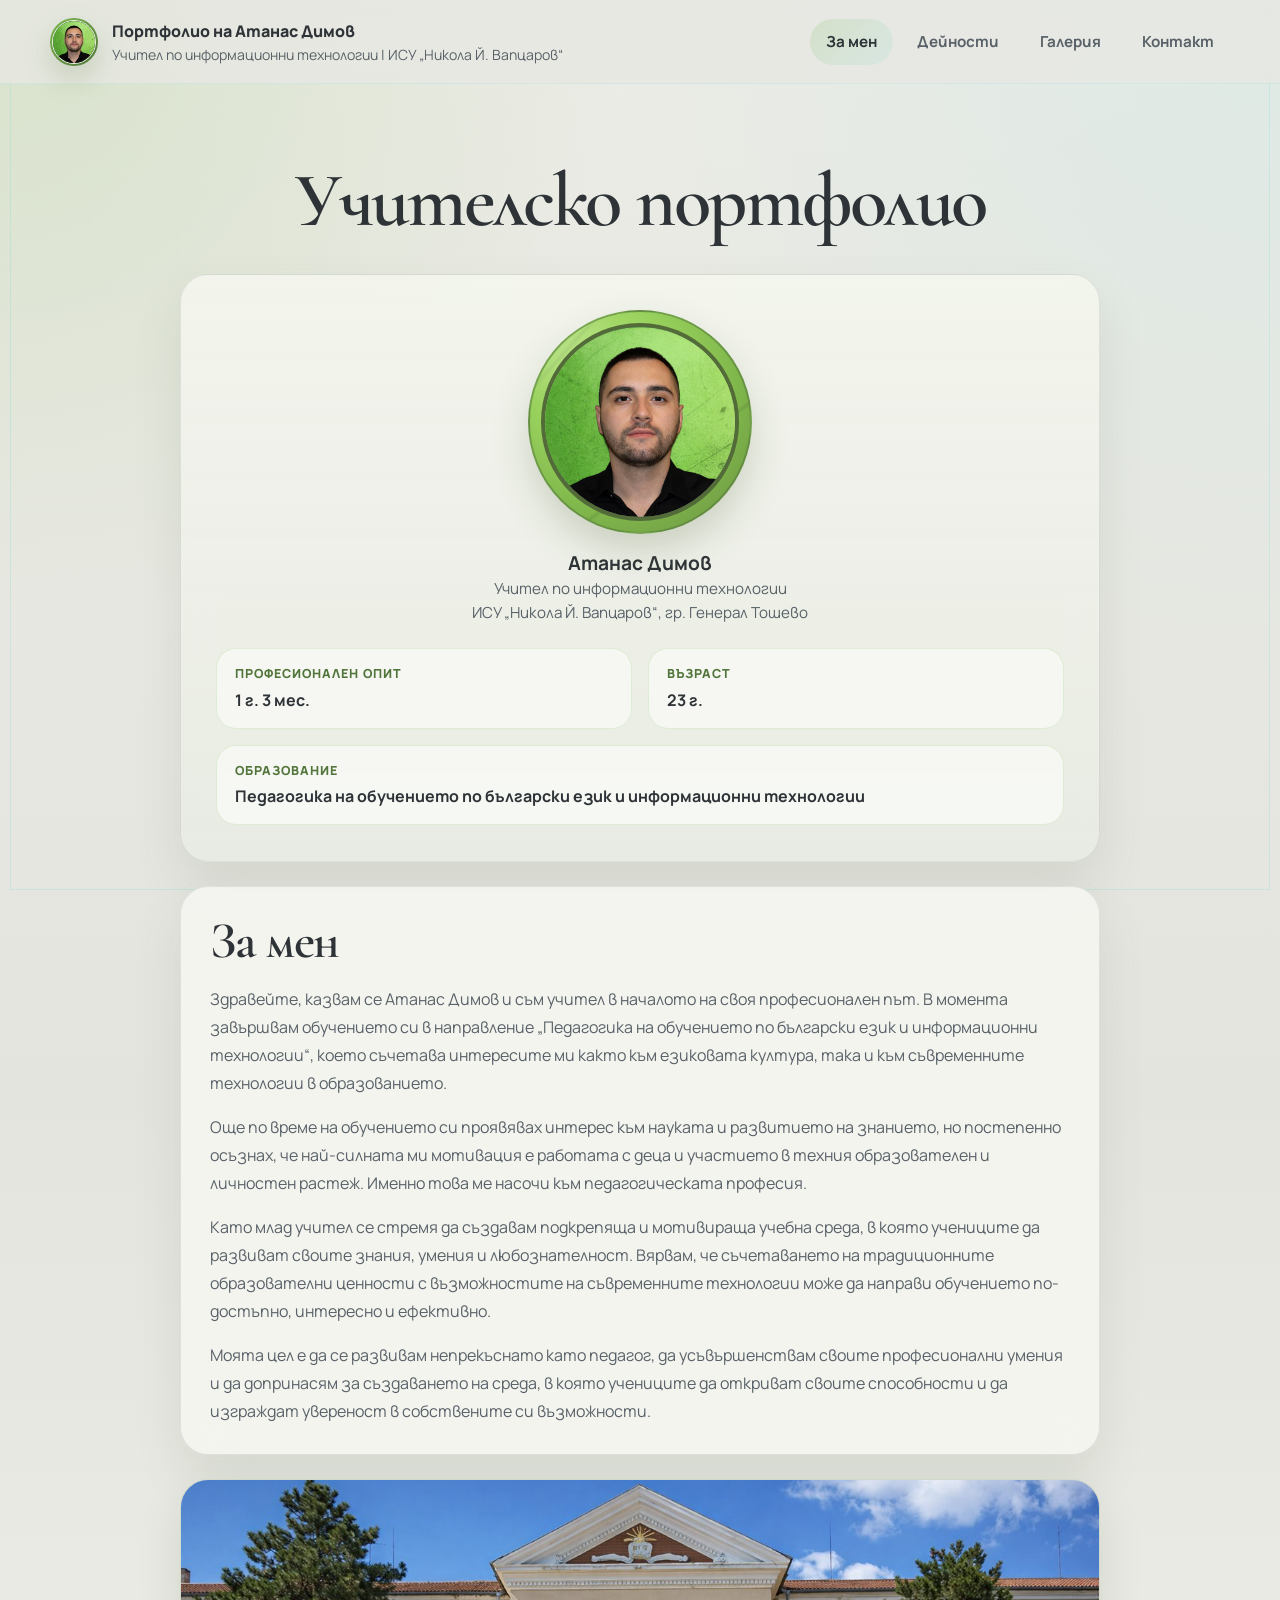
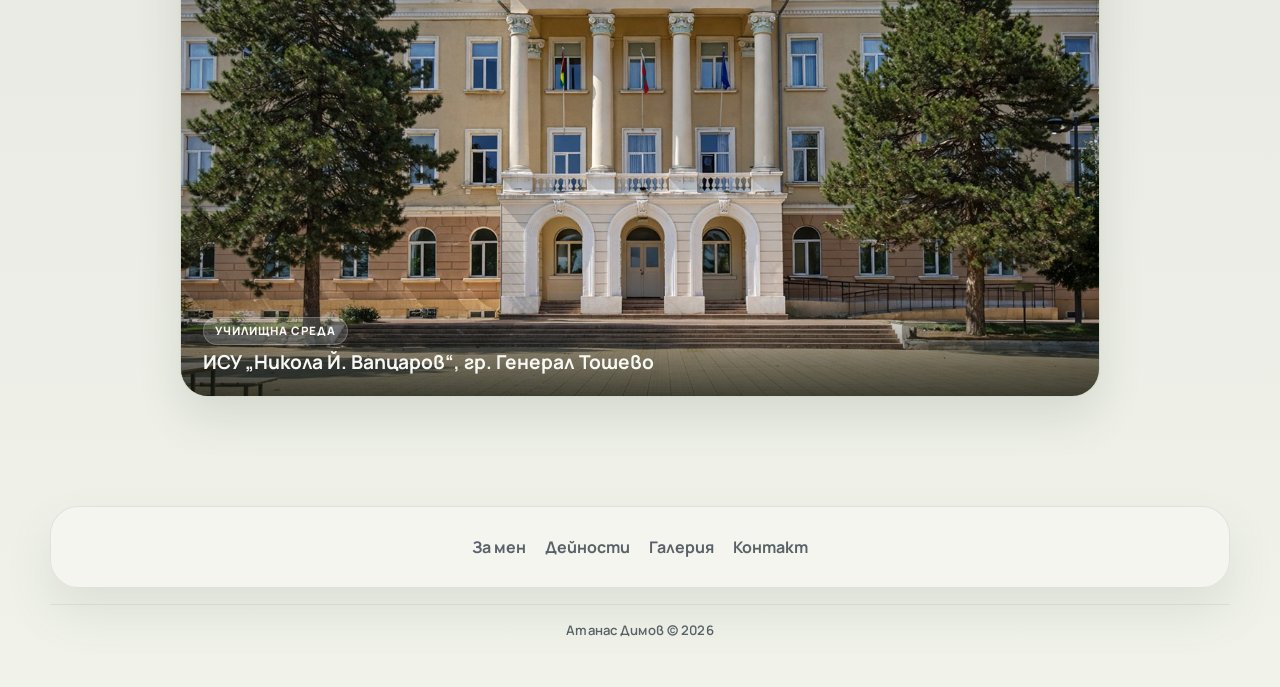
<file: index.html>
﻿<!DOCTYPE html>
<html lang="bg">
  <head>
    <meta charset="UTF-8" />
        <meta name="viewport" content="width=device-width, initial-scale=1.0" />
    <script>
      document.documentElement.classList.add("js");
    </script>
    <title>Учителско портфолио | Атанас Димов</title>
    <meta
      name="description"
      content="Учителско портфолио на Атанас Димов."
    />
    <link rel="preconnect" href="https://fonts.googleapis.com" />
    <link rel="preconnect" href="https://fonts.gstatic.com" crossorigin />
    <link
      href="https://fonts.googleapis.com/css2?family=Cormorant+Garamond:wght@500;600;700&family=Manrope:wght@400;500;600;700;800&display=swap"
      rel="stylesheet"
    />
    <link rel="icon" type="image/svg+xml" href="assets/favicon.svg" />
    <link rel="icon" type="image/png" sizes="32x32" href="assets/favicon-32.png" />
    <link rel="icon" type="image/png" sizes="16x16" href="assets/favicon-16.png" />
    <link rel="icon" type="image/png" sizes="48x48" href="assets/favicon-48.png" />
    <link rel="apple-touch-icon" href="assets/favicon.png" />
    <link rel="stylesheet" href="assets/styles.css?v=20260315b" />
  </head>
  <body class="is-loading" data-page="about">
    <div class="site-loader" data-site-loader role="status" aria-live="polite">
      <div class="site-loader__stage">
        <div class="site-loader__glow" aria-hidden="true"></div>
        <figure class="site-loader__art" aria-hidden="true">
          <img class="site-loader__image" src="assets/loadpage.png" alt="" decoding="async" />
        </figure>
        <div class="site-loader__copy">
          <strong>Учителско портфолио</strong>
          <span>Зареждане на страницата...</span>
        </div>
      </div>
    </div>    <div class="site-shell">
      <header class="topbar">
        <div class="container topbar-inner">
          <a class="brand" href="index.html" aria-label="Портфолио">
            <div class="brand-mark">
              <img class="brand-mark-image" src="assets/atanas-photo.jpg" alt="Атанас Димов" />
            </div>
            <div class="brand-copy">
              <div class="brand-title">Портфолио на Атанас Димов</div>
              <div class="brand-subtitle">Учител по информационни технологии | ИСУ „Никола Й. Вапцаров“</div>
            </div>
          </a>

          <button
            class="nav-toggle"
            type="button"
            aria-label="Отвори меню"
            aria-expanded="false"
            data-nav-toggle
          >
            <span></span>
          </button>

                    <nav class="nav" data-nav>
            <a href="index.html" data-page="about">За мен</a>
            <a href="activities.html" data-page="activities">Дейности</a>
            <a href="gallery.html" data-page="gallery">Галерия</a>
            <a href="contact.html" data-page="contact">Контакт</a>
          </nav>
        </div>
      </header>

      <main>
        <section class="section">
          <div class="container">
            <div class="simple-title reveal">
              <h1>Учителско портфолио</h1>
            </div>

            <article class="card profile-card reveal">
              <div class="portrait-showcase">
                <div class="portrait-shell is-fallback" data-portrait-shell>
                  <img class="portrait-image" src="assets/atanas-photo.jpg" alt="Портрет на Атанас Димов" data-portrait />
                  <div class="portrait-fallback" aria-hidden="true">
                    <span>АД</span>
                    <small>Портфолио</small>
                  </div>
                </div>

                <div class="portrait-caption">
                  <strong>Атанас Димов</strong>
                  <span>Учител по информационни технологии</span>
                  <span>ИСУ „Никола Й. Вапцаров“, гр. Генерал Тошево</span>
                </div>
              </div>

              <div class="profile-details">
                <div class="detail-pill">
                  <span>Професионален опит</span>
                  <strong data-experience-start="2025-09-01">0 г. 0 мес.</strong>
                </div>
                <div class="detail-pill">
                  <span>Възраст</span>
                  <strong>23 г.</strong>
                </div>
                <div class="detail-pill detail-pill-wide">
                  <span>Образование</span>
                  <strong>Педагогика на обучението по български език и информационни технологии</strong>
                </div>
              </div>
            </article>

            <article class="card story-card reveal">
              <h2>За мен</h2>
              <p>
                Здравейте, казвам се Атанас Димов и съм учител в началото на своя професионален път. В момента
                завършвам обучението си в направление „Педагогика на обучението по български език и
                информационни технологии“, което съчетава интересите ми както към езиковата култура,
                така и към съвременните технологии в образованието.
              </p>
              <p>
                Още по време на обучението си проявявах интерес към науката и развитието на знанието,
                но постепенно осъзнах, че най-силната ми мотивация е работата с деца и участието в
                техния образователен и личностен растеж. Именно това ме насочи към педагогическата професия.
              </p>
              <p>
                Като млад учител се стремя да създавам подкрепяща и мотивираща учебна среда, в която
                учениците да развиват своите знания, умения и любознателност. Вярвам, че съчетаването
                на традиционните образователни ценности с възможностите на съвременните технологии може
                да направи обучението по-достъпно, интересно и ефективно.
              </p>
              <p>
                Моята цел е да се развивам непрекъснато като педагог, да усъвършенствам своите професионални
                умения и да допринасям за създаването на среда, в която учениците да откриват своите
                способности и да изграждат увереност в собствените си възможности.
              </p>
            </article>

            <figure class="about-campus-card reveal">
              <img src="assets/about/school-building.jpg" alt="Сградата на ИСУ Никола Й. Вапцаров в гр. Генерал Тошево" />
              <figcaption>
                <span class="about-campus-label">Училищна среда</span>
                <strong>ИСУ „Никола Й. Вапцаров“, гр. Генерал Тошево</strong>
              </figcaption>
            </figure>
          </div>
        </section>
      </main>

      <footer class="site-footer">
        <div class="container">
          <div class="footer-panel footer-panel--compact">
            <div class="footer-links footer-links-centered">
              <a href="index.html">За мен</a>
              <a href="activities.html">Дейности</a>
              <a href="gallery.html">Галерия</a>
              <a href="contact.html">Контакт</a>
            </div>
          </div>
          <div class="footer-legal">Атанас Димов © 2026</div>
        </div>
      </footer>
    </div>

    <script src="assets/app.js?v=20260315b"></script>
  </body>
</html>
</file>
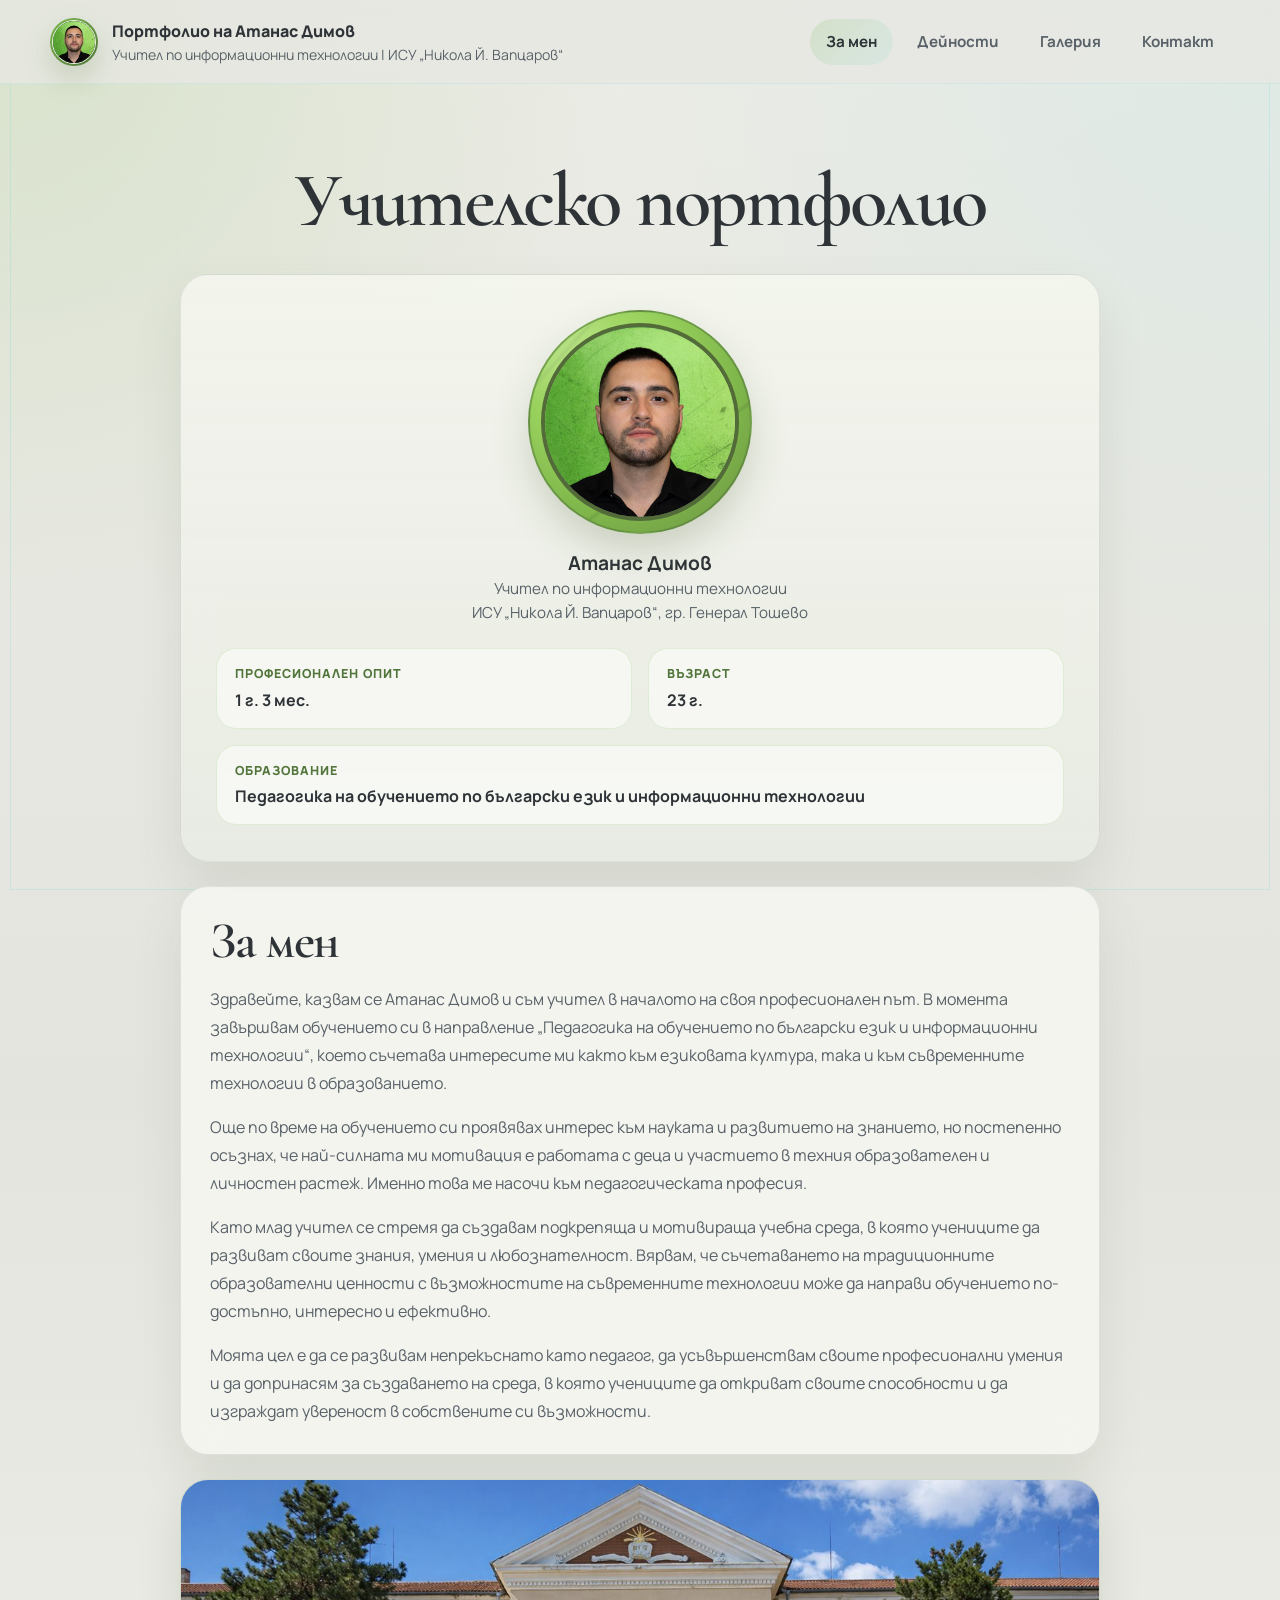
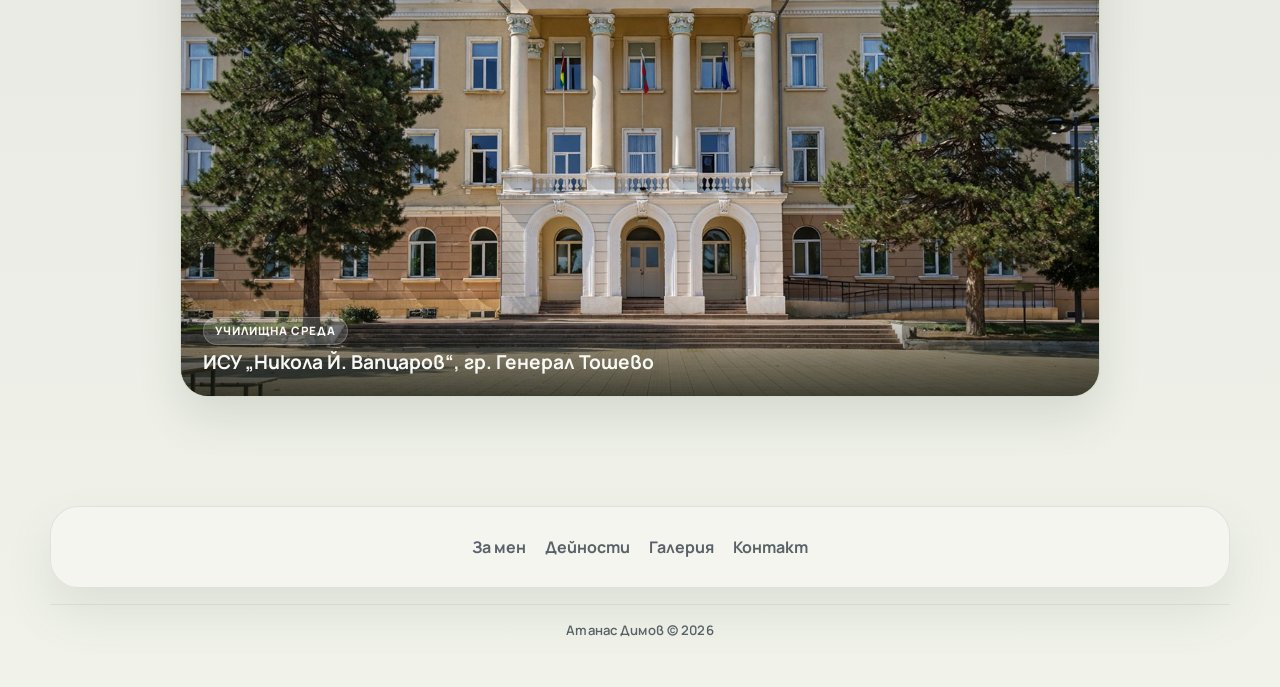
<file: about.html>
﻿<!DOCTYPE html>
<html lang="bg">
  <head>
    <meta charset="UTF-8" />
    <meta http-equiv="refresh" content="0; url=index.html" />
    <meta name="viewport" content="width=device-width, initial-scale=1.0" />
    <title>Пренасочване...</title>
    <link rel="icon" type="image/svg+xml" href="assets/favicon.svg" />
    <link rel="icon" type="image/png" sizes="32x32" href="assets/favicon-32.png" />
    <link rel="icon" type="image/png" sizes="16x16" href="assets/favicon-16.png" />
    <link rel="icon" type="image/png" sizes="48x48" href="assets/favicon-48.png" />
    <link rel="apple-touch-icon" href="assets/favicon.png" />
    <script>
      window.location.replace("index.html");
    </script>
  </head>
  <body>
    <p>Пренасочване към <a href="index.html">портфолиото</a>...</p>
  </body>
</html>
</file>
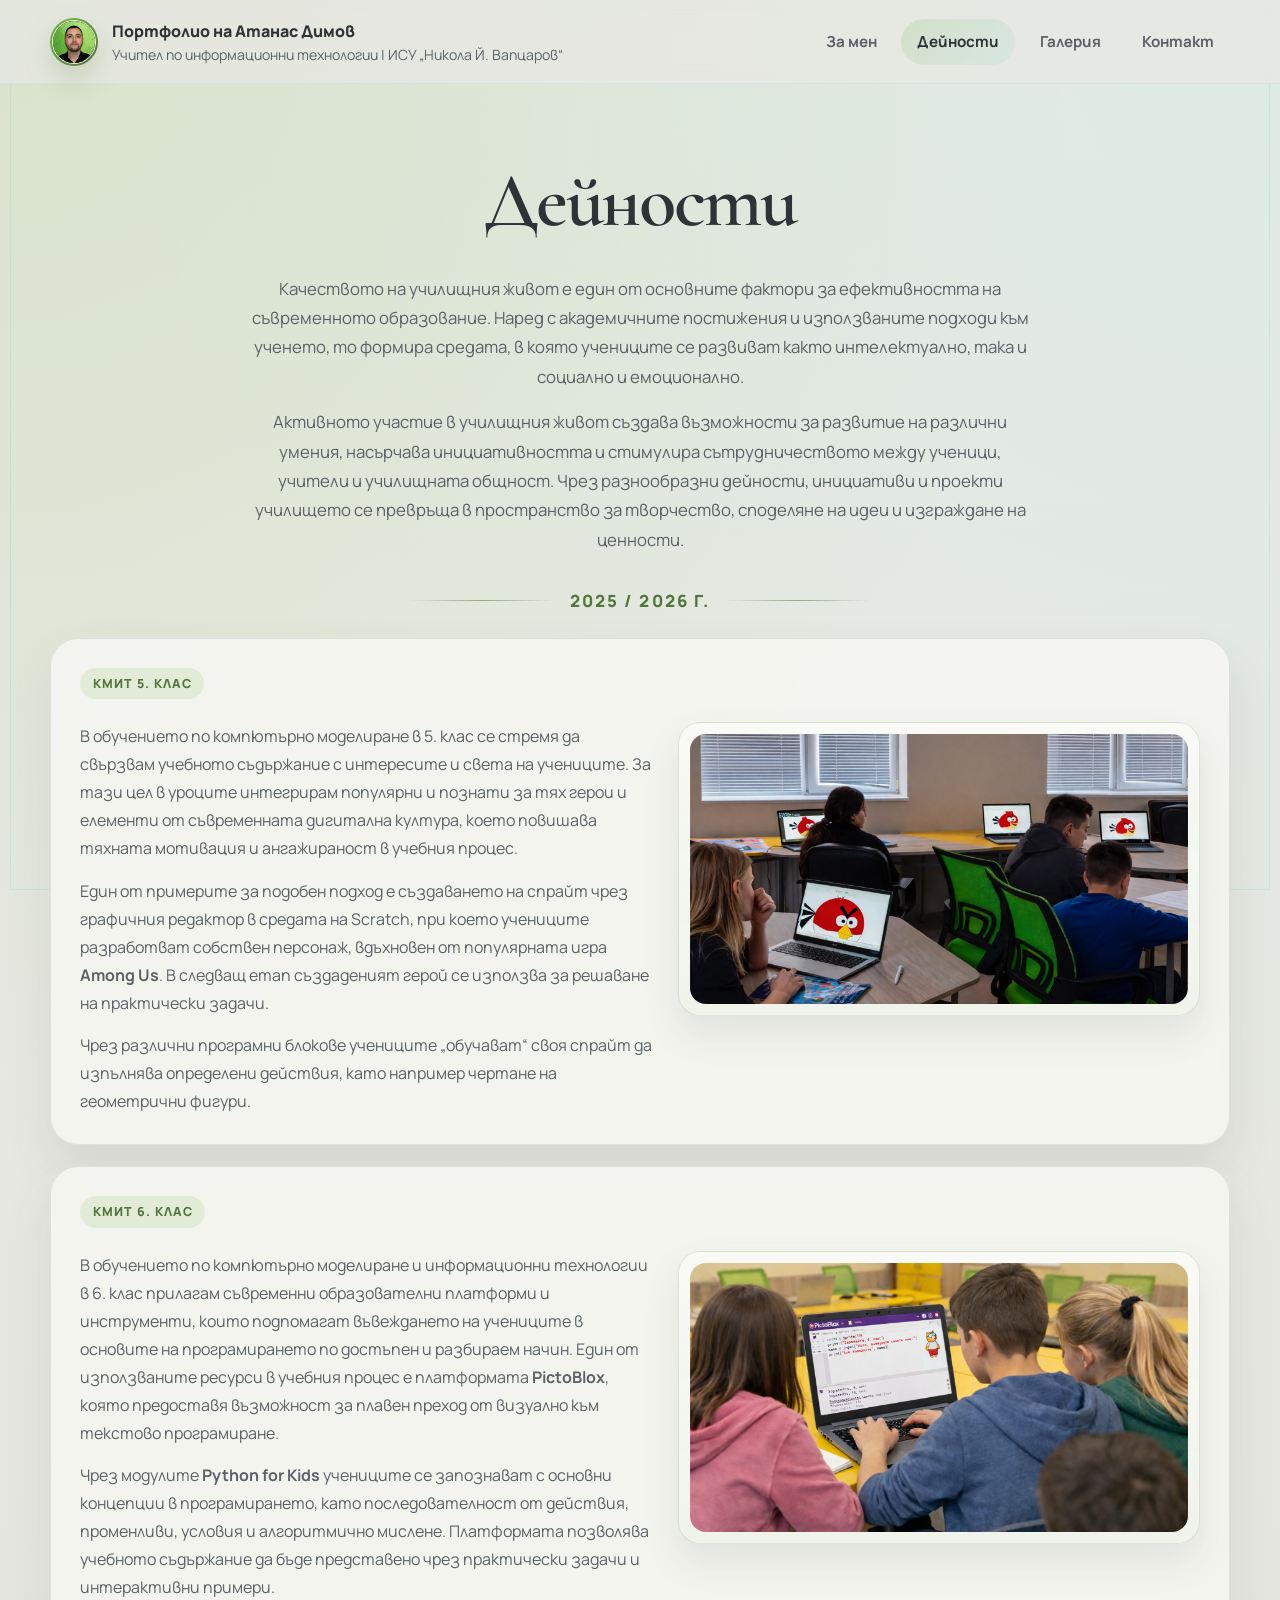
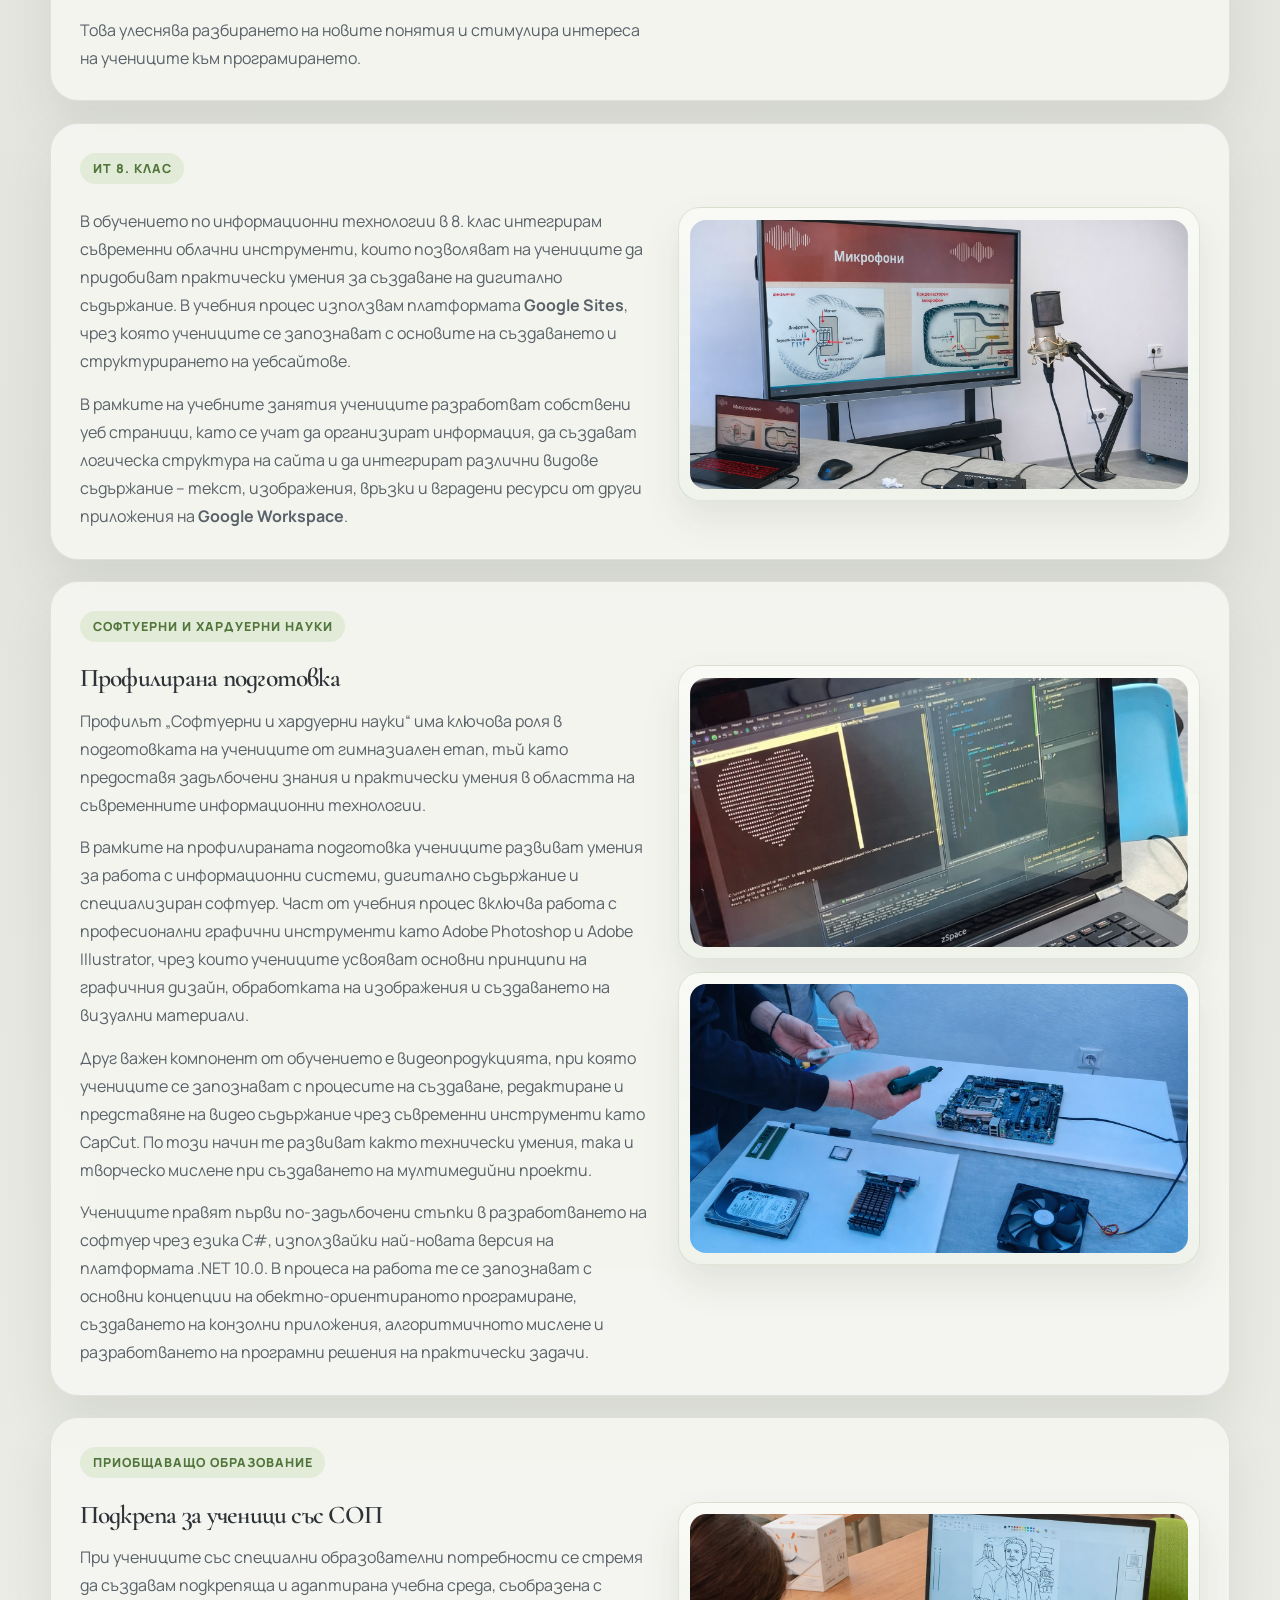
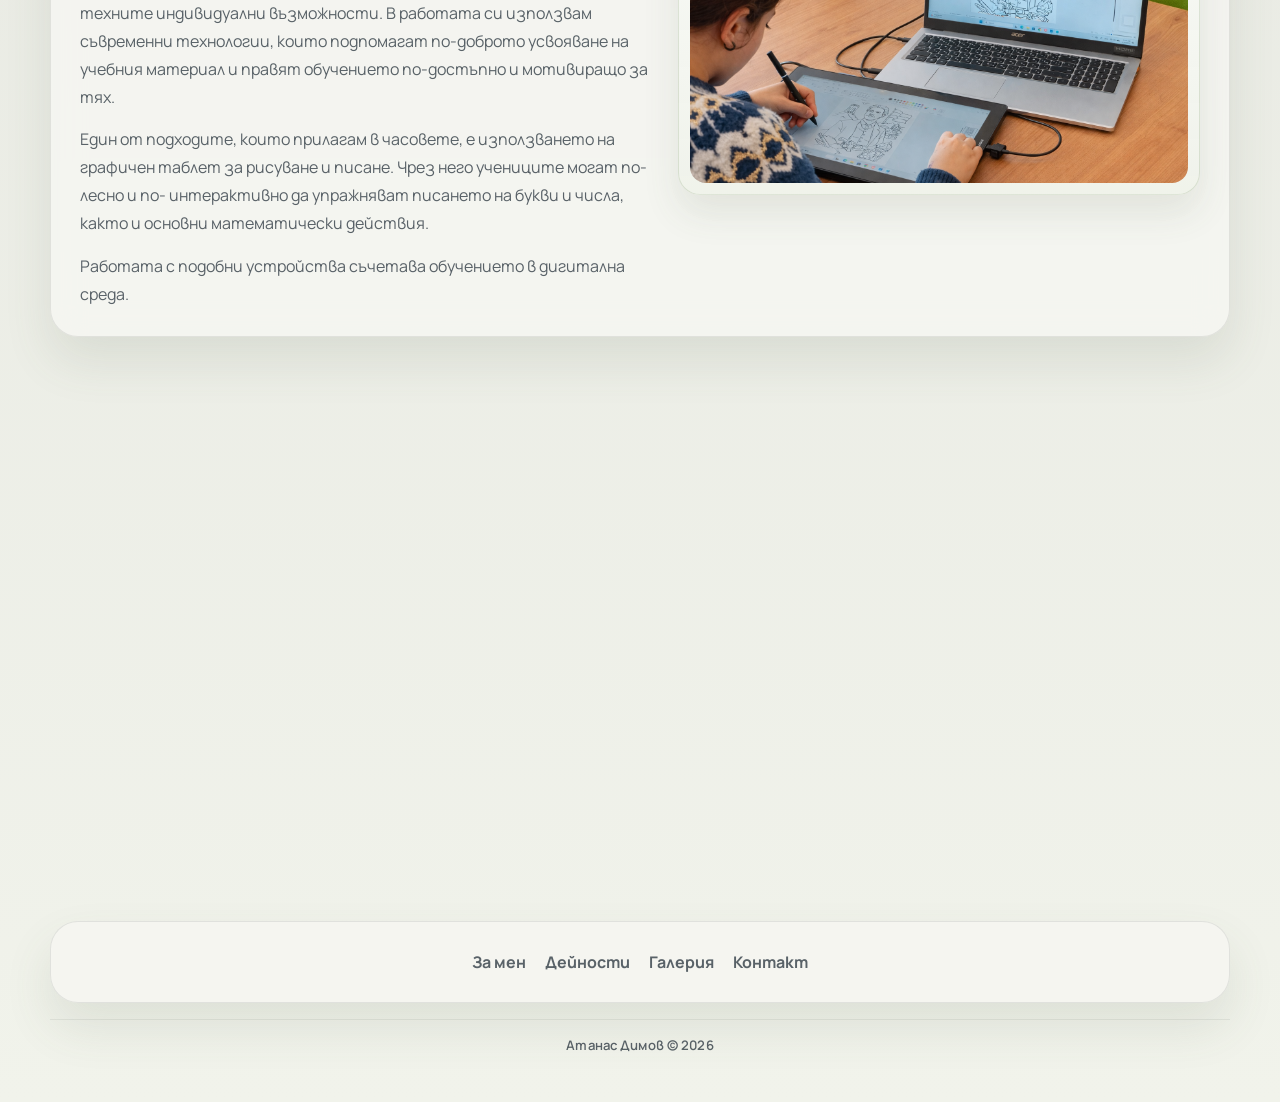
<file: activities.html>
﻿<!DOCTYPE html>
<html lang="bg">
  <head>
    <meta charset="UTF-8" />
        <meta name="viewport" content="width=device-width, initial-scale=1.0" />
    <script>
      document.documentElement.classList.add("js");
    </script>
    <title>Учителско портфолио | Дейности</title>
    <meta
      name="description"
      content="Страница с основните направления за дейности в учителското портфолио на Атанас Димов."
    />
    <link rel="preconnect" href="https://fonts.googleapis.com" />
    <link rel="preconnect" href="https://fonts.gstatic.com" crossorigin />
    <link
      href="https://fonts.googleapis.com/css2?family=Cormorant+Garamond:wght@500;600;700&family=Manrope:wght@400;500;600;700;800&display=swap"
      rel="stylesheet"
    />
    <link rel="icon" type="image/svg+xml" href="assets/favicon.svg" />
    <link rel="icon" type="image/png" sizes="32x32" href="assets/favicon-32.png" />
    <link rel="icon" type="image/png" sizes="16x16" href="assets/favicon-16.png" />
    <link rel="icon" type="image/png" sizes="48x48" href="assets/favicon-48.png" />
    <link rel="apple-touch-icon" href="assets/favicon.png" />
    <link rel="stylesheet" href="assets/styles.css?v=20260315b" />
  </head>
  <body class="is-loading" data-page="activities">
    <div class="site-loader" data-site-loader role="status" aria-live="polite">
      <div class="site-loader__stage">
        <div class="site-loader__glow" aria-hidden="true"></div>
        <figure class="site-loader__art" aria-hidden="true">
          <img class="site-loader__image" src="assets/loadpage.png" alt="" decoding="async" />
        </figure>
        <div class="site-loader__copy">
          <strong>Учителско портфолио</strong>
          <span>Зареждане на страницата...</span>
        </div>
      </div>
    </div>    <div class="site-shell">
      <header class="topbar">
        <div class="container topbar-inner">
          <a class="brand" href="index.html" aria-label="Портфолио">
            <div class="brand-mark"><img class="brand-mark-image" src="assets/atanas-photo.jpg" alt="Атанас Димов" /></div>
            <div class="brand-copy">
              <div class="brand-title">Портфолио на Атанас Димов</div>
              <div class="brand-subtitle">Учител по информационни технологии | ИСУ „Никола Й. Вапцаров“</div>
            </div>
          </a>

          <button
            class="nav-toggle"
            type="button"
            aria-label="Отвори меню"
            aria-expanded="false"
            data-nav-toggle
          >
            <span></span>
          </button>

                    <nav class="nav" data-nav>
            <a href="index.html" data-page="about">За мен</a>
            <a href="activities.html" data-page="activities">Дейности</a>
            <a href="gallery.html" data-page="gallery">Галерия</a>
            <a href="contact.html" data-page="contact">Контакт</a>
          </nav>
        </div>
      </header>

      <main>
        <section class="section">
          <div class="container">
            <div class="simple-title reveal">
              <h1>Дейности</h1>
            </div>

            <div class="section-header reveal" style="margin-left: auto; margin-right: auto; text-align: center;">
              <p>
                Качеството на училищния живот е един от основните фактори за ефективността на съвременното образование. Наред с академичните постижения и използваните подходи към ученето, то формира средата, в която учениците се развиват както интелектуално, така и социално и емоционално.


              </p>
              <p>
                Активното участие в училищния живот създава възможности за развитие на различни умения, насърчава инициативността и стимулира сътрудничеството между ученици, учители и училищната общност. Чрез разнообразни дейности, инициативи и проекти училището се превръща в пространство за творчество, споделяне на идеи и изграждане на ценности.


              </p>
            </div>

            <div class="year-divider reveal"><span>2025 / 2026 г.</span></div>

            <div class="grid grid-3">
              <article class="card reveal activity-feature-card">
                <div class="card-tag">КМИТ 5. клас</div>
                <div class="activity-feature-layout">
                  <div class="activity-copy">
                    <p>
                      В обучението по компютърно моделиране в 5. клас се стремя да свързвам
                      учебното съдържание с интересите и света на учениците. За тази цел в
                      уроците интегрирам популярни и познати за тях герои и елементи от
                      съвременната дигитална култура, което повишава тяхната мотивация и
                      ангажираност в учебния процес.
                    </p>
                    <p>
                      Един от примерите за подобен подход е създаването на спрайт чрез графичния
                      редактор в средата на Scratch, при което учениците разработват собствен
                      персонаж, вдъхновен от популярната игра <strong>Among Us</strong>. В следващ етап създаденият
                      герой се използва за решаване на практически задачи.
                    </p>
                    <p>
                      Чрез различни програмни блокове учениците „обучават“ своя спрайт да
                      изпълнява определени действия, като например чертане на геометрични фигури.
                    </p>
                  </div>
                  <div class="activity-media">
                    <figure class="activity-photo-frame">
                      <img
                        src="assets/activities/kmit-5/angry-birds-horizontal.png"
                        alt="Ученици работят по графичен проект в КМИТ 5. клас"
                        loading="lazy"
                      />
                    </figure>
                  </div>
                </div>
              </article>

              <article class="card reveal activity-feature-card">
                <div class="card-tag">КМИТ 6. клас</div>
                <div class="activity-feature-layout">
                  <div class="activity-copy">
                    <p>
                      В обучението по компютърно моделиране и информационни технологии в 6. клас
                      прилагам съвременни образователни платформи и инструменти, които подпомагат
                      въвеждането на учениците в основите на програмирането по достъпен и разбираем начин.
                      Един от използваните ресурси в учебния процес е платформата <strong>PictoBlox</strong>, която
                      предоставя възможност за плавен преход от визуално към текстово програмиране.
                    </p>
                    <p>
                      Чрез модулите <strong>Python for Kids</strong> учениците се запознават с основни концепции в
                      програмирането, като последователност от действия, променливи, условия и
                      алгоритмично мислене. Платформата позволява учебното съдържание да бъде
                      представено чрез практически задачи и интерактивни примери.
                    </p>
                    <p>
                      Това улеснява разбирането на новите понятия и стимулира интереса на учениците
                      към програмирането.
                    </p>
                  </div>
                  <div class="activity-media">
                    <figure class="activity-photo-frame">
                      <img
                        src="assets/activities/kmit-6/pictoblox-horizontal.png"
                        alt="Ученици работят с PictoBlox в КМИТ 6. клас"
                        loading="lazy"
                      />
                    </figure>
                  </div>
                </div>
              </article>

              <article class="card reveal activity-feature-card">
                <div class="card-tag">ИТ 8. клас</div>
                <div class="activity-feature-layout">
                  <div class="activity-copy">
                    <p>
                      В обучението по информационни технологии в 8. клас интегрирам съвременни
                      облачни инструменти, които позволяват на учениците да придобиват практически
                      умения за създаване на дигитално съдържание. В учебния процес използвам
                      платформата <strong>Google Sites</strong>, чрез която учениците се запознават с
                      основите на създаването и структурирането на уебсайтове.
                    </p>
                    <p>
                      В рамките на учебните занятия учениците разработват собствени уеб страници,
                      като се учат да организират информация, да създават логическа структура на сайта
                      и да интегрират различни видове съдържание – текст, изображения, връзки и
                      вградени ресурси от други приложения на <strong>Google Workspace</strong>.
                    </p>
                  </div>
                  <div class="activity-media">
                    <figure class="activity-photo-frame">
                      <img
                        src="assets/activities/it-8/google-sites-horizontal.png"
                        alt="Презентация и работа с дигитално съдържание в ИТ 8. клас"
                        loading="lazy"
                      />
                    </figure>
                  </div>
                </div>
              </article>

              <article class="card reveal activity-feature-card">
                <div class="card-tag">Софтуерни и хардуерни науки</div>
                <div class="activity-feature-layout">
                  <div class="activity-copy">
                    <h3>Профилирана подготовка</h3>
                    <p>
                      Профилът „Софтуерни и хардуерни науки“ има ключова роля в подготовката на
                      учениците от гимназиален етап, тъй като предоставя задълбочени знания и
                      практически умения в областта на съвременните информационни технологии.
                    </p>
                    <p>
                      В рамките на профилираната подготовка учениците развиват умения за работа с
                      информационни системи, дигитално съдържание и специализиран софтуер. Част от
                      учебния процес включва работа с професионални графични инструменти като Adobe
                      Photoshop и Adobe Illustrator, чрез които учениците усвояват основни принципи
                      на графичния дизайн, обработката на изображения и създаването на визуални материали.
                    </p>
                    <p>
                      Друг важен компонент от обучението е видеопродукцията, при която учениците се
                      запознават с процесите на създаване, редактиране и представяне на видео съдържание
                      чрез съвременни инструменти като CapCut. По този начин те развиват както технически
                      умения, така и творческо мислене при създаването на мултимедийни проекти.
                    </p>
                    <p>
                      Учениците правят първи по-задълбочени стъпки в разработването на софтуер чрез
                      езика C#, използвайки най-новата версия на платформата .NET 10.0. В процеса на
                      работа те се запознават с основни концепции на обектно-ориентираното програмиране,
                      създаването на конзолни приложения, алгоритмичното мислене и разработването на
                      програмни решения на практически задачи.
                    </p>
                  </div>
                  <div class="activity-media">
                    <figure class="activity-photo-frame">
                      <img
                        src="assets/activities/software-hardware-sciences/coding-workstation-horizontal.png"
                        alt="Учебна работа по програмиране в профил Софтуерни и хардуерни науки"
                        loading="lazy"
                      />
                    </figure>
                    <figure class="activity-photo-frame">
                      <img
                        src="assets/activities/software-hardware-sciences/hardware-components-horizontal.png"
                        alt="Практическа работа с хардуерни компоненти в профил Софтуерни и хардуерни науки"
                        loading="lazy"
                      />
                    </figure>
                  </div>
                </div>
              </article>

              <article class="card reveal activity-feature-card">
                <div class="card-tag">Приобщаващо образование</div>
                <div class="activity-feature-layout">
                  <div class="activity-copy">
                    <h3>Подкрепа за ученици със СОП</h3>
                    <p>
                      При учениците със специални образователни потребности се стремя да
                      създавам подкрепяща и адаптирана учебна среда, съобразена с техните
                      индивидуални възможности. В работата си използвам съвременни технологии,
                      които подпомагат по-доброто усвояване на учебния материал и правят
                      обучението по-достъпно и мотивиращо за тях.
                    </p>
                    <p>
                      Един от подходите, които прилагам в часовете, е използването на графичен
                      таблет за рисуване и писане. Чрез него учениците могат по-лесно и по-
                      интерактивно да упражняват писането на букви и числа, както и основни
                      математически действия.
                    </p>
                    <p>
                      Работата с подобни устройства съчетава обучението в дигитална среда.
                    </p>
                  </div>
                  <div class="activity-media">
                    <figure class="activity-photo-frame">
                      <img
                        src="assets/activities/inclusive-education/graphic-tablet.png"
                        alt="Ученик работи с графичен таблет в подкрепяща учебна среда"
                        loading="lazy"
                      />
                    </figure>
                  </div>
                </div>
              </article>

              <article class="card reveal activity-feature-card">
                <div class="card-tag">Участия</div>
                <div class="activity-feature-layout">
                  <div class="activity-copy">
                    <h3>Училищен клуб „Говори Интернет“</h3>
                    <p>
                      Клубът „Говори Интернет“ е извънкласна дейност, насочена към развиване
                      на дигиталната култура, комуникационните умения и активното участие на
                      учениците в обсъждането на актуални обществени теми.
                    </p>
                    <p>
                      В рамките на клуба учениците работят по създаването на училищен подкаст,
                      чрез който имат възможност да изразяват своите идеи, мнения и гледни точки
                      по въпроси, които ги вълнуват.
                    </p>
                    <p class="activity-note">
                      Фотографиите представят работни моменти от клубната дейност и процеса по създаване на училищен подкаст.
                    </p>
                  </div>

                  <div class="activity-media">
                    <figure class="activity-photo-frame">
                      <img
                        src="assets/activities/club-govori-internet/podcast2.jpg"
                        alt="Подкаст дейност в училищния клуб Говори Интернет"
                        loading="lazy"
                      />
                    </figure>
                  </div>
                </div>
              </article>
            </div>
          </div>
        </section>
      </main>

      <footer class="site-footer">
        <div class="container">
          <div class="footer-panel footer-panel--compact">
            <div class="footer-links footer-links-centered">
              <a href="index.html">За мен</a>
              <a href="activities.html">Дейности</a>
              <a href="gallery.html">Галерия</a>
              <a href="contact.html">Контакт</a>
            </div>
          </div>
          <div class="footer-legal">Атанас Димов © 2026</div>
        </div>
      </footer>
    </div>

    <script src="assets/app.js?v=20260315b"></script>
  </body>
</html>
</file>
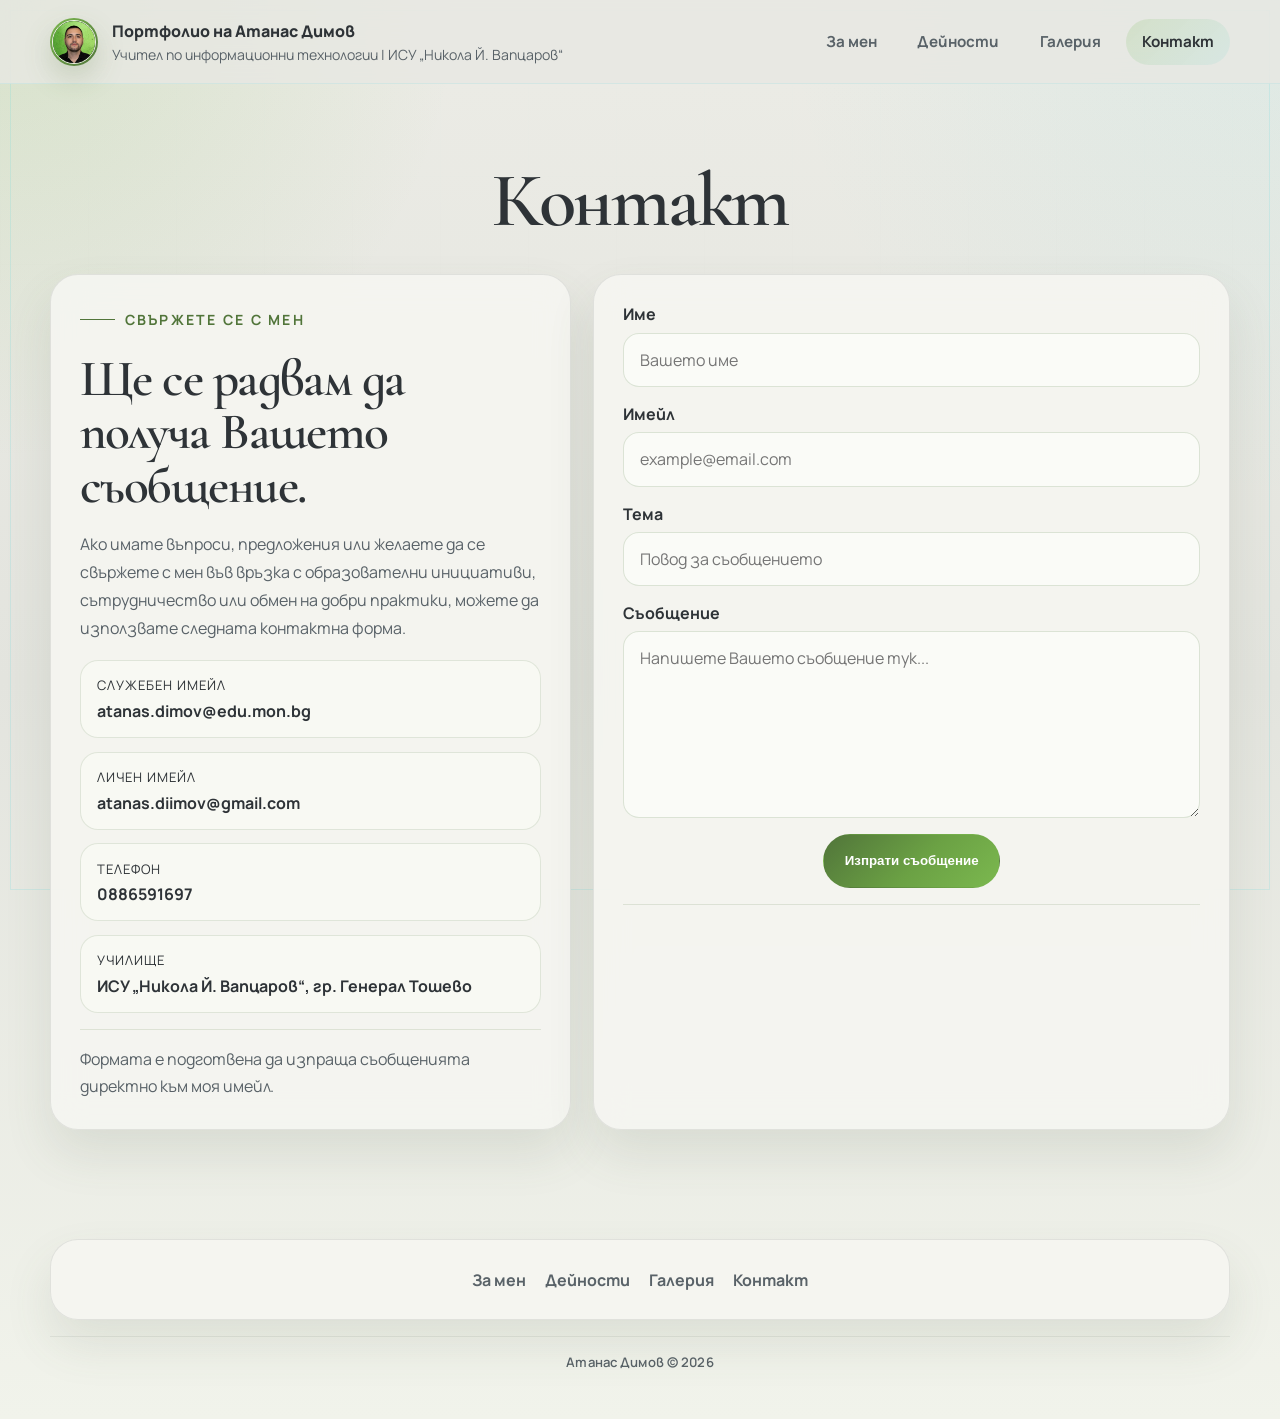
<file: contact.html>
﻿<!DOCTYPE html>
<html lang="bg">
  <head>
    <meta charset="UTF-8" />
        <meta name="viewport" content="width=device-width, initial-scale=1.0" />
    <script>
      document.documentElement.classList.add("js");
    </script>
    <title>Учителско портфолио | Контакт</title>
    <meta
      name="description"
      content="Страница за контакт с Атанас Димов чрез онлайн форма за съобщения."
    />
    <link rel="preconnect" href="https://fonts.googleapis.com" />
    <link rel="preconnect" href="https://fonts.gstatic.com" crossorigin />
    <link
      href="https://fonts.googleapis.com/css2?family=Cormorant+Garamond:wght@500;600;700&family=Manrope:wght@400;500;600;700;800&display=swap"
      rel="stylesheet"
    />
    <link rel="icon" type="image/svg+xml" href="assets/favicon.svg" />
    <link rel="icon" type="image/png" sizes="32x32" href="assets/favicon-32.png" />
    <link rel="icon" type="image/png" sizes="16x16" href="assets/favicon-16.png" />
    <link rel="icon" type="image/png" sizes="48x48" href="assets/favicon-48.png" />
    <link rel="apple-touch-icon" href="assets/favicon.png" />
    <link rel="stylesheet" href="assets/styles.css?v=20260315b" />
  </head>
  <body class="is-loading" data-page="contact">
    <div class="site-loader" data-site-loader role="status" aria-live="polite">
      <div class="site-loader__stage">
        <div class="site-loader__glow" aria-hidden="true"></div>
        <figure class="site-loader__art" aria-hidden="true">
          <img class="site-loader__image" src="assets/loadpage.png" alt="" decoding="async" />
        </figure>
        <div class="site-loader__copy">
          <strong>Учителско портфолио</strong>
          <span>Зареждане на страницата...</span>
        </div>
      </div>
    </div>    <div class="site-shell">
      <header class="topbar">
        <div class="container topbar-inner">
          <a class="brand" href="index.html" aria-label="Портфолио">
            <div class="brand-mark"><img class="brand-mark-image" src="assets/atanas-photo.jpg" alt="Атанас Димов" /></div>
            <div class="brand-copy">
              <div class="brand-title">Портфолио на Атанас Димов</div>
              <div class="brand-subtitle">Учител по информационни технологии | ИСУ „Никола Й. Вапцаров“</div>
            </div>
          </a>

          <button
            class="nav-toggle"
            type="button"
            aria-label="Отвори меню"
            aria-expanded="false"
            data-nav-toggle
          >
            <span></span>
          </button>

          <nav class="nav" data-nav>
            <a href="index.html" data-page="about">За мен</a>
            <a href="activities.html" data-page="activities">Дейности</a>
            <a href="gallery.html" data-page="gallery">Галерия</a>
            <a href="contact.html" data-page="contact">Контакт</a>
          </nav>
        </div>
      </header>

      <main>
        <section class="section">
          <div class="container">
            <div class="simple-title reveal">
              <h1>Контакт</h1>
            </div>

            <div class="contact-layout">
              <article class="card contact-panel reveal">
                <div class="eyebrow">Свържете се с мен</div>
                <h2>Ще се радвам да получа Вашето съобщение.</h2>
                <p>
                 Ако имате въпроси, предложения или желаете да се свържете с мен във връзка с образователни инициативи, сътрудничество или обмен на добри практики, можете да използвате следната контактна форма.
                </p>

                <div class="contact-facts">
                  <div class="contact-fact">
                    <span>Служебен имейл</span>
                    <strong><a href="mailto:atanas.dimov@edu.mon.bg">atanas.dimov@edu.mon.bg</a></strong>
                  </div>
                  <div class="contact-fact">
                    <span>Личен имейл</span>
                    <strong><a href="mailto:atanas.diimov@gmail.com">atanas.diimov@gmail.com</a></strong>
                  </div>
                  <div class="contact-fact">
                    <span>Телефон</span>
                    <strong><a href="tel:+359886591697">0886591697</a></strong>
                  </div>
                  <div class="contact-fact">
                    <span>Училище</span>
                    <strong><a href="https://su-vapcarov-gtoshevo.com/" target="_blank" rel="noopener noreferrer">ИСУ „Никола Й. Вапцаров“, гр. Генерал Тошево</a></strong>
                  </div>
                </div>

                <p class="contact-note" data-contact-note>
                  Формата е подготвена да изпраща съобщенията директно към моя имейл.
                </p>
              </article>

              <article class="card contact-form-card reveal">
                <form class="contact-form" action="https://formsubmit.co/atanas.diimov@gmail.com" method="POST" data-contact-form data-contact-email="atanas.diimov@gmail.com">
                  <input type="hidden" name="_subject" value="Ново съобщение от учителското портфолио" />
                  <input type="hidden" name="_captcha" value="false" />
                  <input type="hidden" name="_template" value="table" />
                  <input type="text" name="_honey" class="contact-hidden-field" tabindex="-1" autocomplete="off" />

                  <label class="form-field">
                    <span>Име</span>
                    <input type="text" name="name" placeholder="Вашето име" required />
                  </label>

                  <label class="form-field">
                    <span>Имейл</span>
                    <input type="email" name="email" placeholder="example@email.com" required />
                  </label>

                  <label class="form-field">
                    <span>Тема</span>
                    <input type="text" name="subject" placeholder="Повод за съобщението" required />
                  </label>

                  <label class="form-field">
                    <span>Съобщение</span>
                    <textarea name="message" rows="7" placeholder="Напишете Вашето съобщение тук..." required></textarea>
                  </label>

                  <button class="button button-primary contact-submit" type="submit">Изпрати съобщение</button>
                </form>

                <p class="contact-helper" data-contact-helper>
                  
                </p>
              </article>
            </div>
          </div>
        </section>
      </main>

      <footer class="site-footer">
        <div class="container">
          <div class="footer-panel footer-panel--compact">
            <div class="footer-links footer-links-centered">
              <a href="index.html">За мен</a>
              <a href="activities.html">Дейности</a>
              <a href="gallery.html">Галерия</a>
              <a href="contact.html">Контакт</a>
            </div>
          </div>
          <div class="footer-legal">Атанас Димов © 2026</div>
        </div>
      </footer>
    </div>

    <script src="assets/app.js?v=20260315b"></script>
  </body>
</html>
</file>
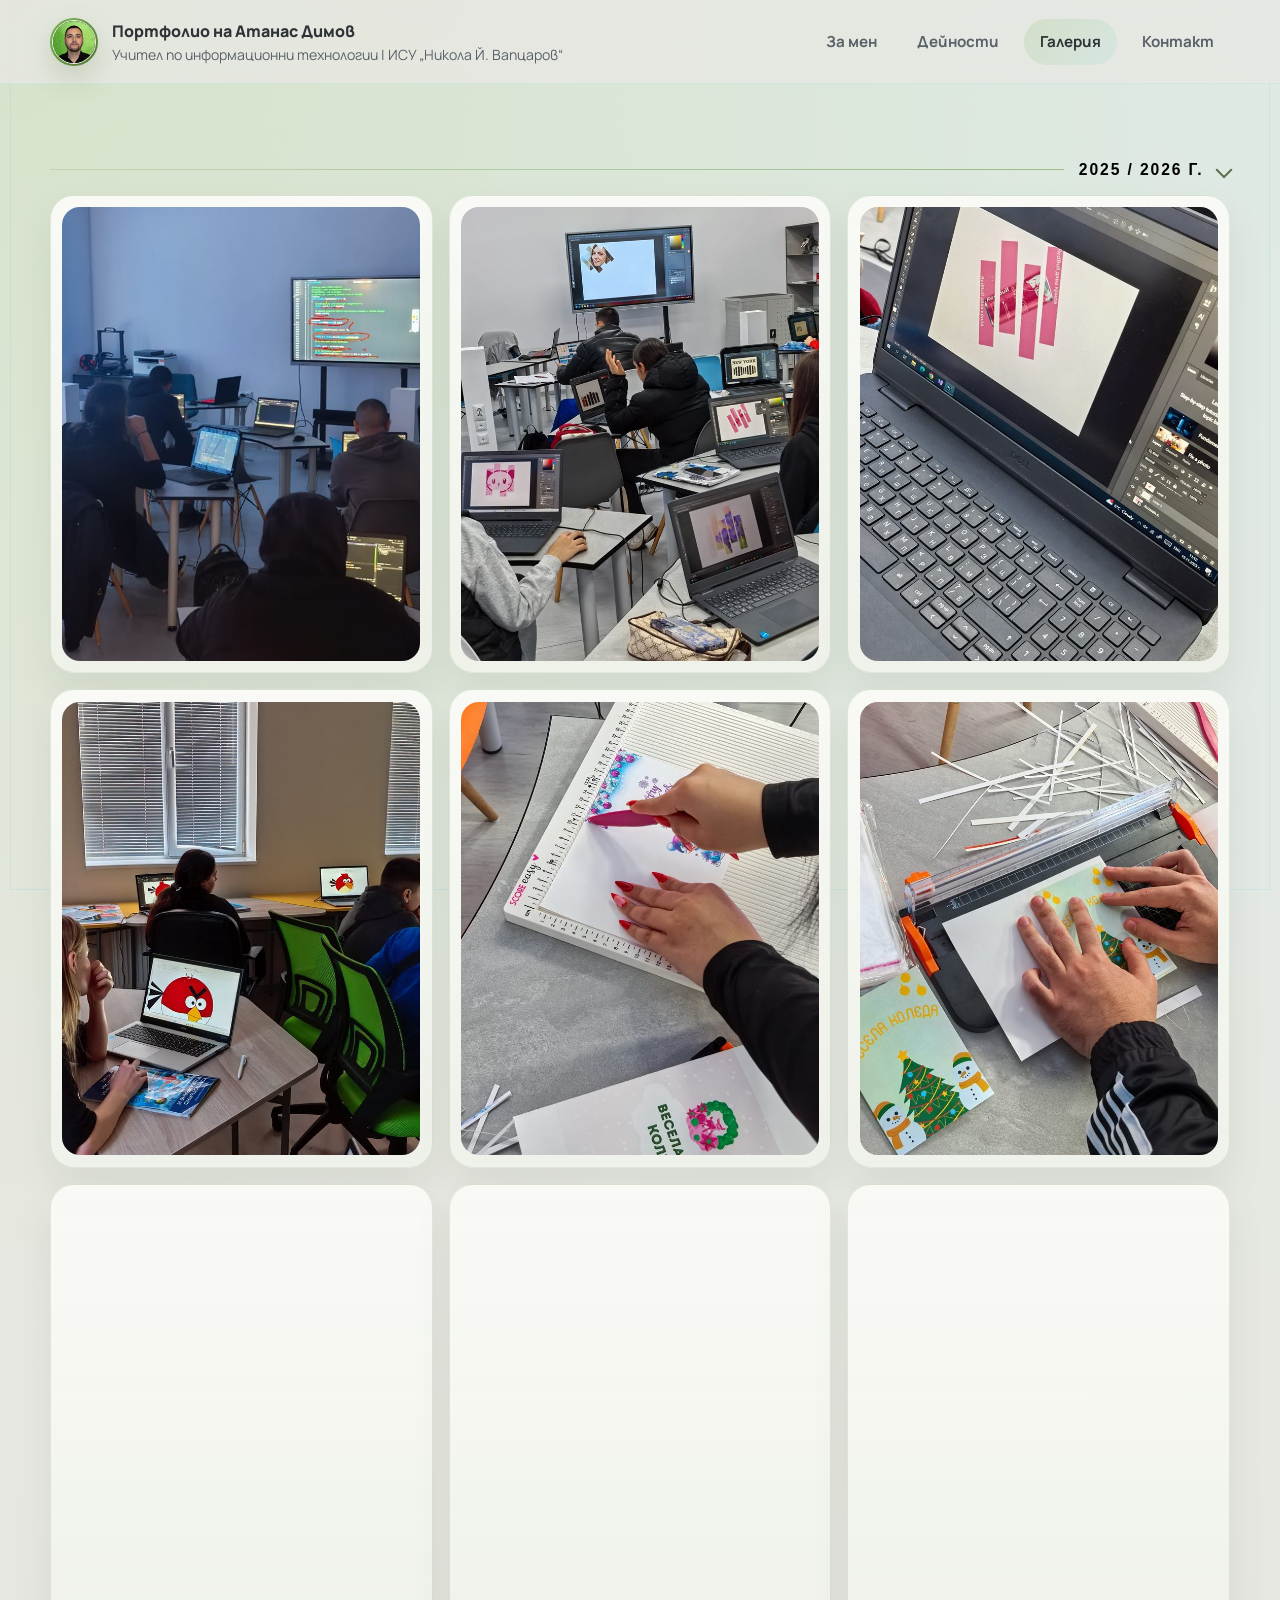
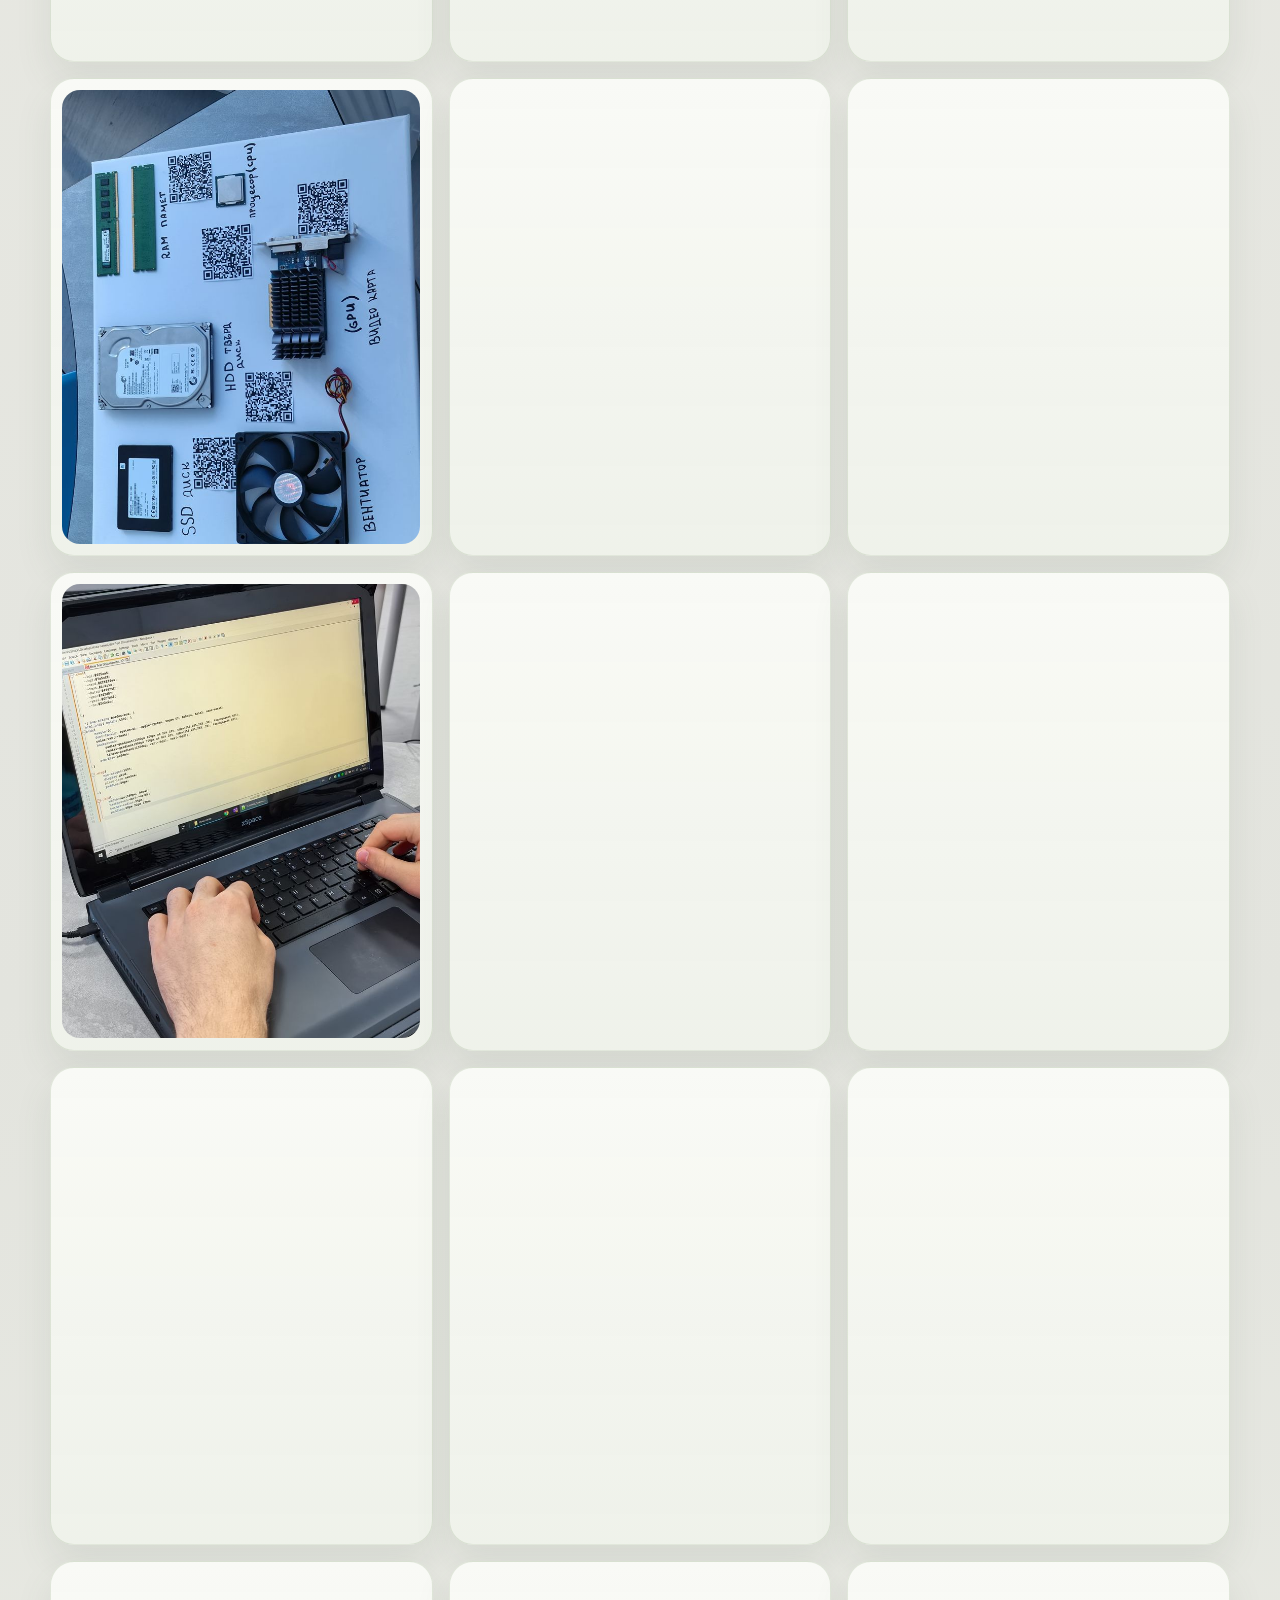
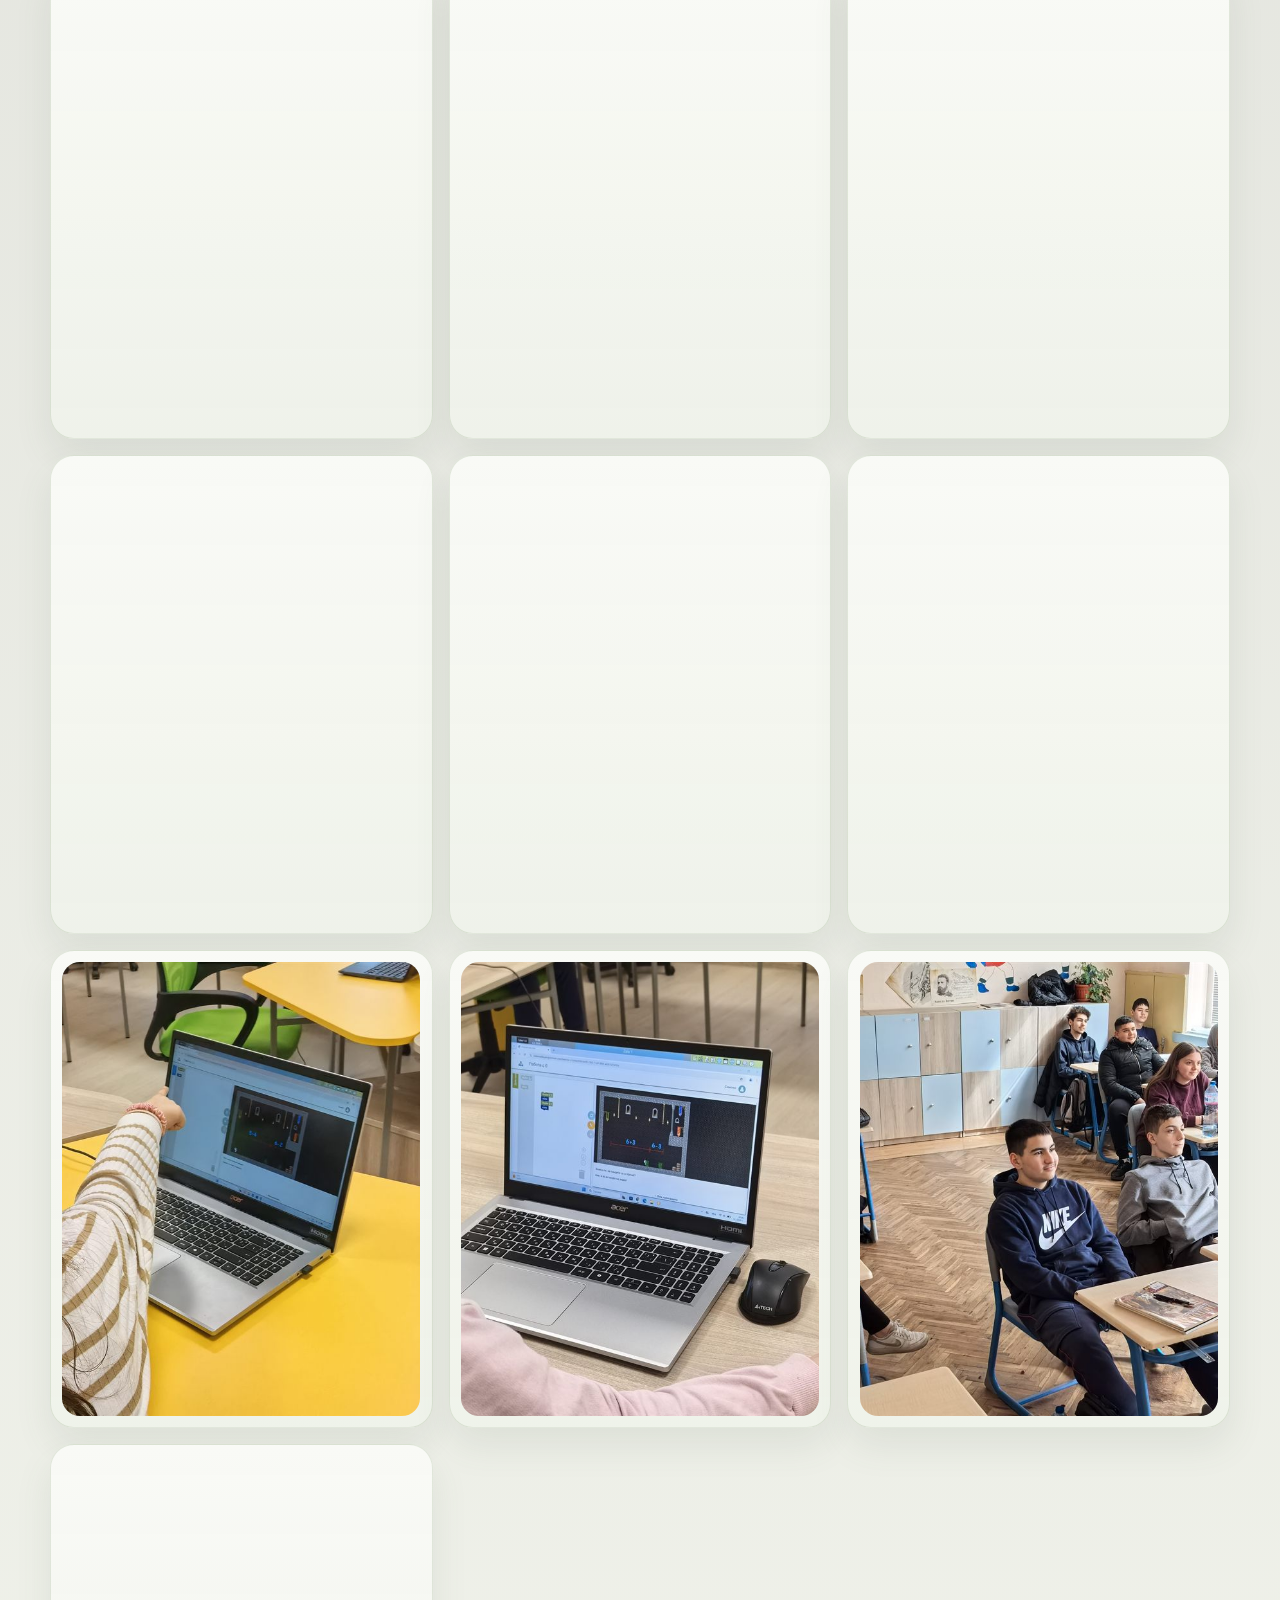
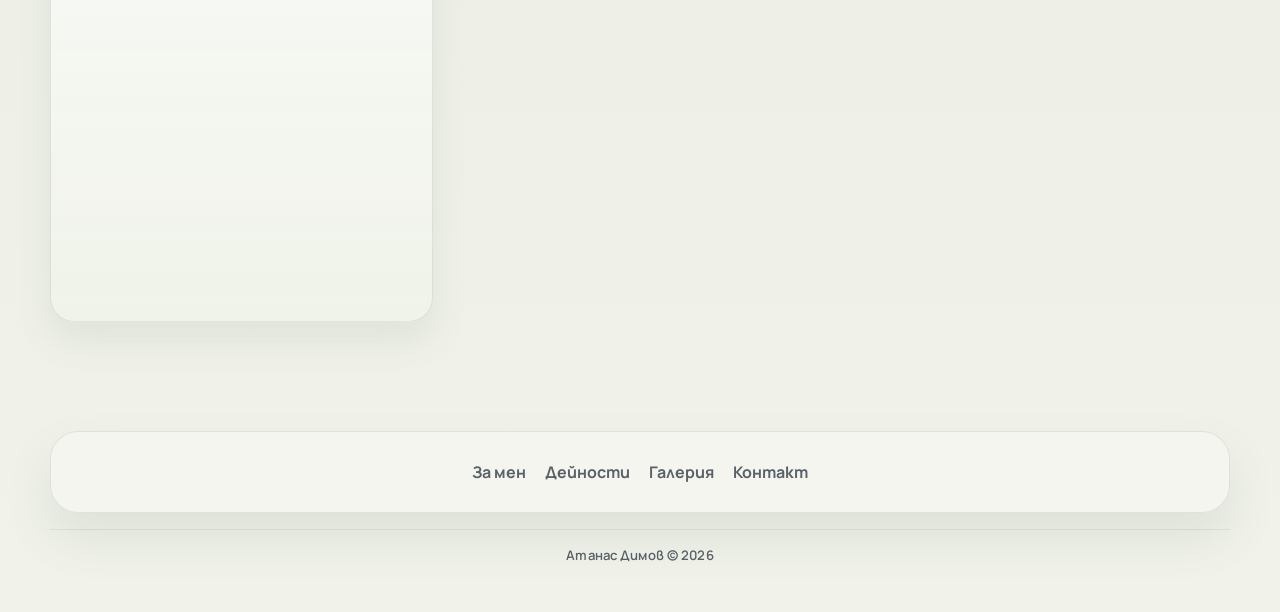
<file: gallery.html>
﻿<!DOCTYPE html>
<html lang="bg">
  <head>
    <meta charset="UTF-8" />
        <meta name="viewport" content="width=device-width, initial-scale=1.0" />
    <script>
      document.documentElement.classList.add("js");
    </script>
    <title>Учителско портфолио | Галерия</title>
    <meta
      name="description"
      content="Галерия със снимки от дейности и инициативи в учителското портфолио на Атанас Димов."
    />
    <link rel="preconnect" href="https://fonts.googleapis.com" />
    <link rel="preconnect" href="https://fonts.gstatic.com" crossorigin />
    <link
      href="https://fonts.googleapis.com/css2?family=Cormorant+Garamond:wght@500;600;700&family=Manrope:wght@400;500;600;700;800&display=swap"
      rel="stylesheet"
    />
    <link rel="icon" type="image/svg+xml" href="assets/favicon.svg" />
    <link rel="icon" type="image/png" sizes="32x32" href="assets/favicon-32.png" />
    <link rel="icon" type="image/png" sizes="16x16" href="assets/favicon-16.png" />
    <link rel="icon" type="image/png" sizes="48x48" href="assets/favicon-48.png" />
    <link rel="apple-touch-icon" href="assets/favicon.png" />
    <link rel="stylesheet" href="assets/styles.css?v=20260315b" />
  </head>
  <body class="is-loading" data-page="gallery">
    <div class="site-loader" data-site-loader role="status" aria-live="polite">
      <div class="site-loader__stage">
        <div class="site-loader__glow" aria-hidden="true"></div>
        <figure class="site-loader__art" aria-hidden="true">
          <img class="site-loader__image" src="assets/loadpage.png" alt="" decoding="async" />
        </figure>
        <div class="site-loader__copy">
          <strong>Учителско портфолио</strong>
          <span>Зареждане на страницата...</span>
        </div>
      </div>
    </div>    <div class="site-shell">
      <header class="topbar">
        <div class="container topbar-inner">
          <a class="brand" href="index.html" aria-label="Портфолио">
            <div class="brand-mark"><img class="brand-mark-image" src="assets/atanas-photo.jpg" alt="Атанас Димов" /></div>
            <div class="brand-copy">
              <div class="brand-title">Портфолио на Атанас Димов</div>
              <div class="brand-subtitle">Учител по информационни технологии | ИСУ „Никола Й. Вапцаров“</div>
            </div>
          </a>

          <button
            class="nav-toggle"
            type="button"
            aria-label="Отвори меню"
            aria-expanded="false"
            data-nav-toggle
          >
            <span></span>
          </button>

          <nav class="nav" data-nav>
            <a href="index.html" data-page="about">За мен</a>
            <a href="activities.html" data-page="activities">Дейности</a>
            <a href="gallery.html" data-page="gallery">Галерия</a>
            <a href="contact.html" data-page="contact">Контакт</a>
          </nav>
        </div>
      </header>

      <main>
        <section class="section">
          <div class="container gallery-archive">

            <section class="gallery-year" data-gallery-year>
              <button
                class="gallery-year-button"
                type="button"
                aria-expanded="true"
                aria-controls="gallery-year-2025"
                data-gallery-toggle
              >
                <span class="gallery-year-line" aria-hidden="true"></span>
                <span class="gallery-year-label">2025 / 2026 г.</span>
                <span class="gallery-year-arrow" aria-hidden="true"></span>
              </button>

              <div class="gallery-year-panel" id="gallery-year-2025">
                <div class="gallery-photo-grid">
                  <figure class="gallery-photo-box">
                    <img src="assets/gallery/2025-2026/IMG_20251111_134145.jpg?v=20260315b" alt="Снимка от училищна дейност през учебната 2025 / 2026 година" decoding="async" loading="eager" fetchpriority="high" />
                  </figure>
                  <figure class="gallery-photo-box">
                    <img src="assets/gallery/2025-2026/IMG_20251119_110142.jpg?v=20260315b" alt="Снимка от училищна дейност през учебната 2025 / 2026 година" decoding="async" loading="eager" fetchpriority="high" />
                  </figure>
                  <figure class="gallery-photo-box">
                    <img src="assets/gallery/2025-2026/IMG_20251119_111222.jpg?v=20260315b" alt="Снимка от училищна дейност през учебната 2025 / 2026 година" decoding="async" loading="eager" fetchpriority="high" />
                  </figure>
                  <figure class="gallery-photo-box">
                    <img src="assets/gallery/2025-2026/IMG_20251121_112549.jpg?v=20260315b" alt="Снимка от училищна дейност през учебната 2025 / 2026 година" decoding="async" loading="lazy" />
                  </figure>
                  <figure class="gallery-photo-box">
                    <img src="assets/gallery/2025-2026/IMG_20251126_105952.jpg?v=20260315b" alt="Снимка от училищна дейност през учебната 2025 / 2026 година" decoding="async" loading="lazy" />
                  </figure>
                  <figure class="gallery-photo-box">
                    <img src="assets/gallery/2025-2026/IMG_20251126_111137.jpg?v=20260315b" alt="Снимка от училищна дейност през учебната 2025 / 2026 година" decoding="async" loading="lazy" />
                  </figure>
                  <figure class="gallery-photo-box">
                    <img src="assets/gallery/2025-2026/IMG_20251126_112021.jpg?v=20260315b" alt="Снимка от училищна дейност през учебната 2025 / 2026 година" decoding="async" loading="lazy" />
                  </figure>
                  <figure class="gallery-photo-box">
                    <img src="assets/gallery/2025-2026/IMG_20251218_100855.jpg?v=20260315b" alt="Снимка от училищна дейност през учебната 2025 / 2026 година" decoding="async" loading="lazy" />
                  </figure>
                  <figure class="gallery-photo-box">
                    <img src="assets/gallery/2025-2026/IMG_20251218_103128.jpg?v=20260315b" alt="Снимка от училищна дейност през учебната 2025 / 2026 година" decoding="async" loading="lazy" />
                  </figure>
                  <figure class="gallery-photo-box">
                    <img src="assets/gallery/2025-2026/IMG_20251218_111709.jpg?v=20260315b" alt="Снимка от училищна дейност през учебната 2025 / 2026 година" decoding="async" loading="lazy" />
                  </figure>
                  <figure class="gallery-photo-box">
                    <img src="assets/gallery/2025-2026/IMG_20260205_092459.jpg?v=20260315b" alt="Снимка от училищна дейност през учебната 2025 / 2026 година" decoding="async" loading="lazy" />
                  </figure>
                  <figure class="gallery-photo-box">
                    <img src="assets/gallery/2025-2026/IMG_20260205_092522.jpg?v=20260315b" alt="Снимка от училищна дейност през учебната 2025 / 2026 година" decoding="async" loading="lazy" />
                  </figure>
                  <figure class="gallery-photo-box">
                    <img src="assets/gallery/2025-2026/IMG_20260205_092914.jpg?v=20260315b" alt="Снимка от училищна дейност през учебната 2025 / 2026 година" decoding="async" loading="lazy" />
                  </figure>
                  <figure class="gallery-photo-box">
                    <img src="assets/gallery/2025-2026/IMG_20260205_094933.jpg?v=20260315b" alt="Снимка от училищна дейност през учебната 2025 / 2026 година" decoding="async" loading="lazy" />
                  </figure>
                  <figure class="gallery-photo-box">
                    <img src="assets/gallery/2025-2026/IMG_20260205_115827.jpg?v=20260315b" alt="Снимка от училищна дейност през учебната 2025 / 2026 година" decoding="async" loading="lazy" />
                  </figure>
                  <figure class="gallery-photo-box">
                    <img src="assets/gallery/2025-2026/IMG_20260205_141818.jpg?v=20260315b" alt="Снимка от училищна дейност през учебната 2025 / 2026 година" decoding="async" loading="lazy" />
                  </figure>
                  <figure class="gallery-photo-box">
                    <img src="assets/gallery/2025-2026/IMG_20260205_141830.jpg?v=20260315b" alt="Снимка от училищна дейност през учебната 2025 / 2026 година" decoding="async" loading="lazy" />
                  </figure>
                  <figure class="gallery-photo-box">
                    <img src="assets/gallery/2025-2026/IMG_20260205_142309.jpg?v=20260315b" alt="Снимка от училищна дейност през учебната 2025 / 2026 година" decoding="async" loading="lazy" />
                  </figure>
                  <figure class="gallery-photo-box">
                    <img src="assets/gallery/2025-2026/IMG_20260216_131553.jpg?v=20260315b" alt="Снимка от училищна дейност през учебната 2025 / 2026 година" decoding="async" loading="lazy" />
                  </figure>
                  <figure class="gallery-photo-box">
                    <img src="assets/gallery/2025-2026/IMG_20260218_092519.jpg?v=20260315b" alt="Снимка от училищна дейност през учебната 2025 / 2026 година" decoding="async" loading="lazy" />
                  </figure>
                  <figure class="gallery-photo-box">
                    <img src="assets/gallery/2025-2026/IMG_20260218_102745.jpg?v=20260315b" alt="Снимка от училищна дейност през учебната 2025 / 2026 година" decoding="async" loading="lazy" />
                  </figure>
                  <figure class="gallery-photo-box">
                    <img src="assets/gallery/2025-2026/IMG_20260226_084951.jpg?v=20260315b" alt="Снимка от училищна дейност през учебната 2025 / 2026 година" decoding="async" loading="lazy" />
                  </figure>
                  <figure class="gallery-photo-box">
                    <img src="assets/gallery/2025-2026/IMG_20260226_100747.jpg?v=20260315b" alt="Снимка от училищна дейност през учебната 2025 / 2026 година" decoding="async" loading="lazy" />
                  </figure>
                  <figure class="gallery-photo-box">
                    <img src="assets/gallery/2025-2026/IMG_20260306_143553.jpg?v=20260315b" alt="Снимка от училищна дейност през учебната 2025 / 2026 година" decoding="async" loading="lazy" />
                  </figure>
                  <figure class="gallery-photo-box">
                    <img src="assets/gallery/2025-2026/IMG_20260306_150631.jpg?v=20260315b" alt="Снимка от училищна дейност през учебната 2025 / 2026 година" decoding="async" loading="lazy" />
                  </figure>
                  <figure class="gallery-photo-box">
                    <img src="assets/gallery/2025-2026/IMG_20260306_150636.jpg?v=20260315b" alt="Снимка от училищна дейност през учебната 2025 / 2026 година" decoding="async" loading="lazy" />
                  </figure>
                  <figure class="gallery-photo-box">
                    <img src="assets/gallery/2025-2026/IMG_20260311_121743.jpg?v=20260315b" alt="Снимка от училищна дейност през учебната 2025 / 2026 година" decoding="async" loading="lazy" />
                  </figure>
                  <figure class="gallery-photo-box">
                    <img src="assets/gallery/2025-2026/IMG_20260311_122040.jpg?v=20260315b" alt="Снимка от училищна дейност през учебната 2025 / 2026 година" decoding="async" loading="lazy" />
                  </figure>
                </div>
              </div>
            </section>
          </div>
        </section>
      </main>

      <footer class="site-footer">
        <div class="container">
          <div class="footer-panel footer-panel--compact">
            <div class="footer-links footer-links-centered">
              <a href="index.html">За мен</a>
              <a href="activities.html">Дейности</a>
              <a href="gallery.html">Галерия</a>
              <a href="contact.html">Контакт</a>
            </div>
          </div>
          <div class="footer-legal">Атанас Димов © 2026</div>
        </div>
      </footer>
    </div>

    <script src="assets/app.js?v=20260315b"></script>
  </body>
</html>
</file>
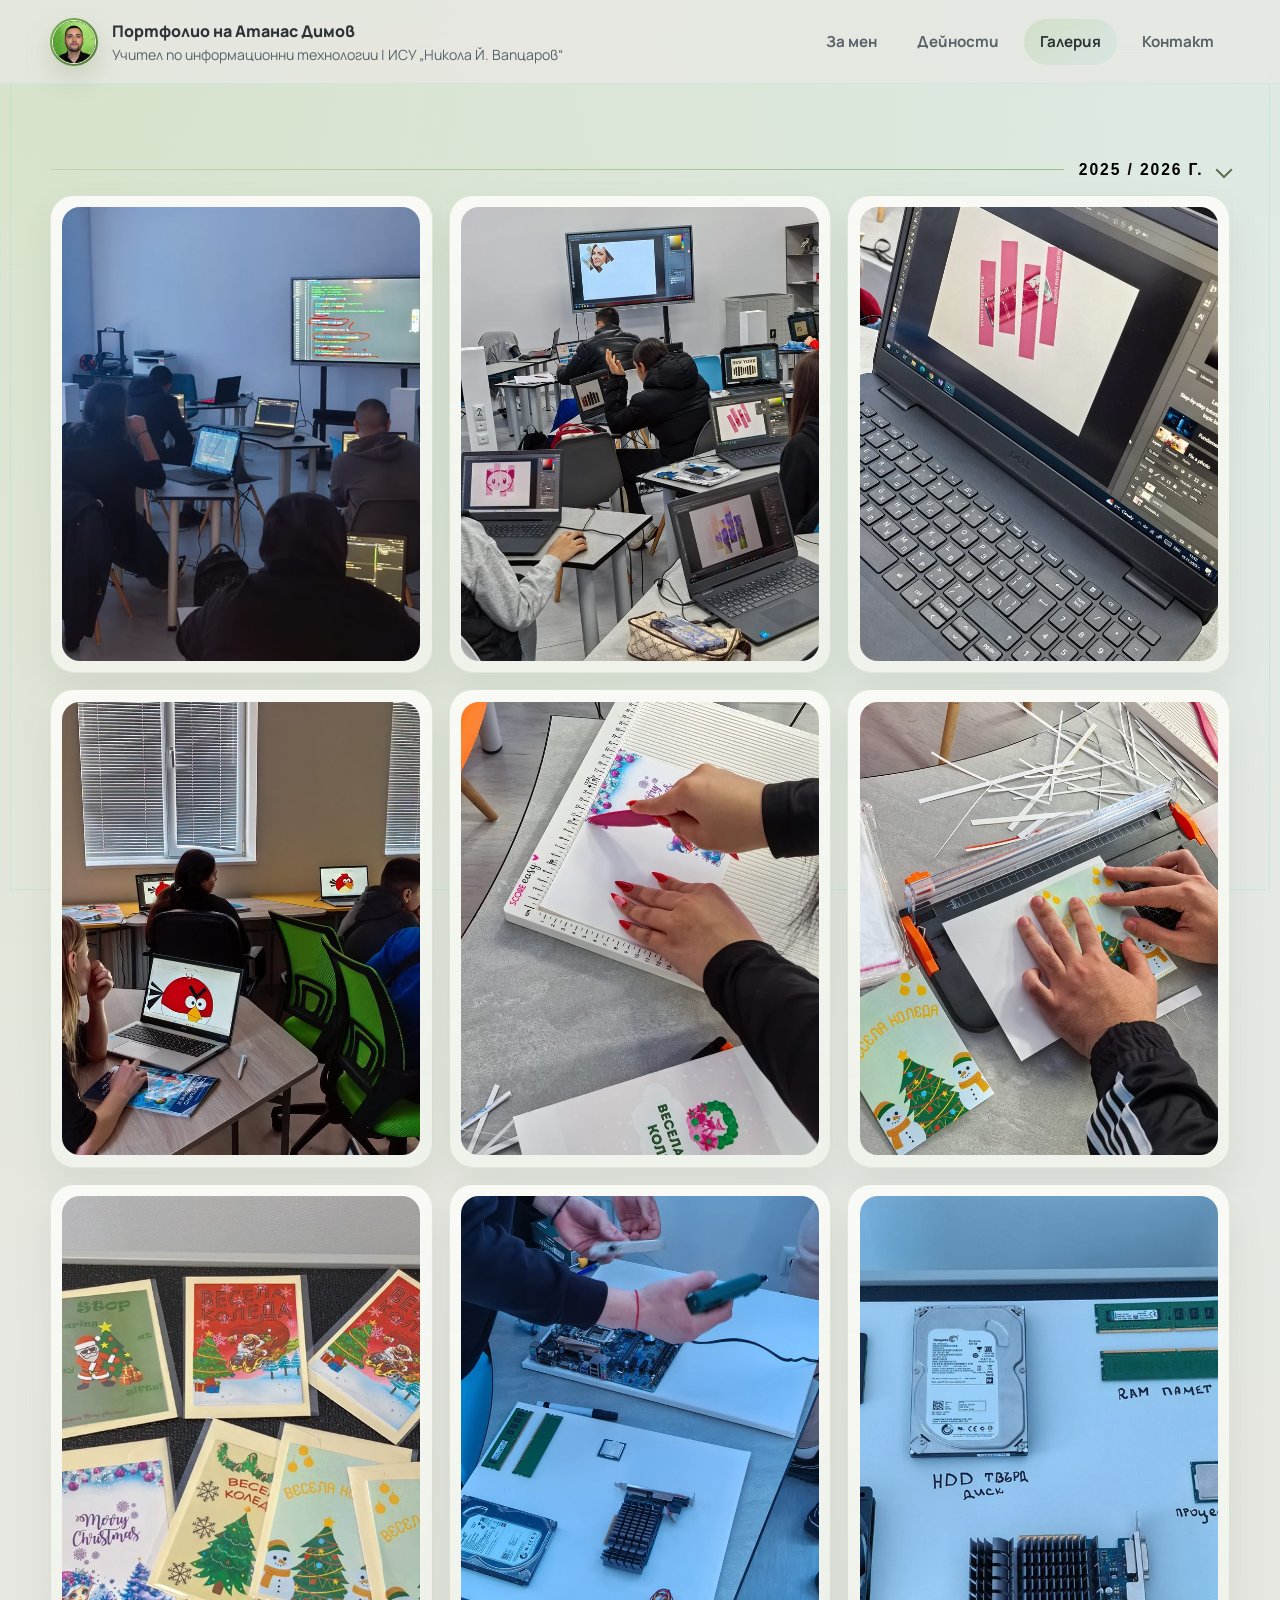
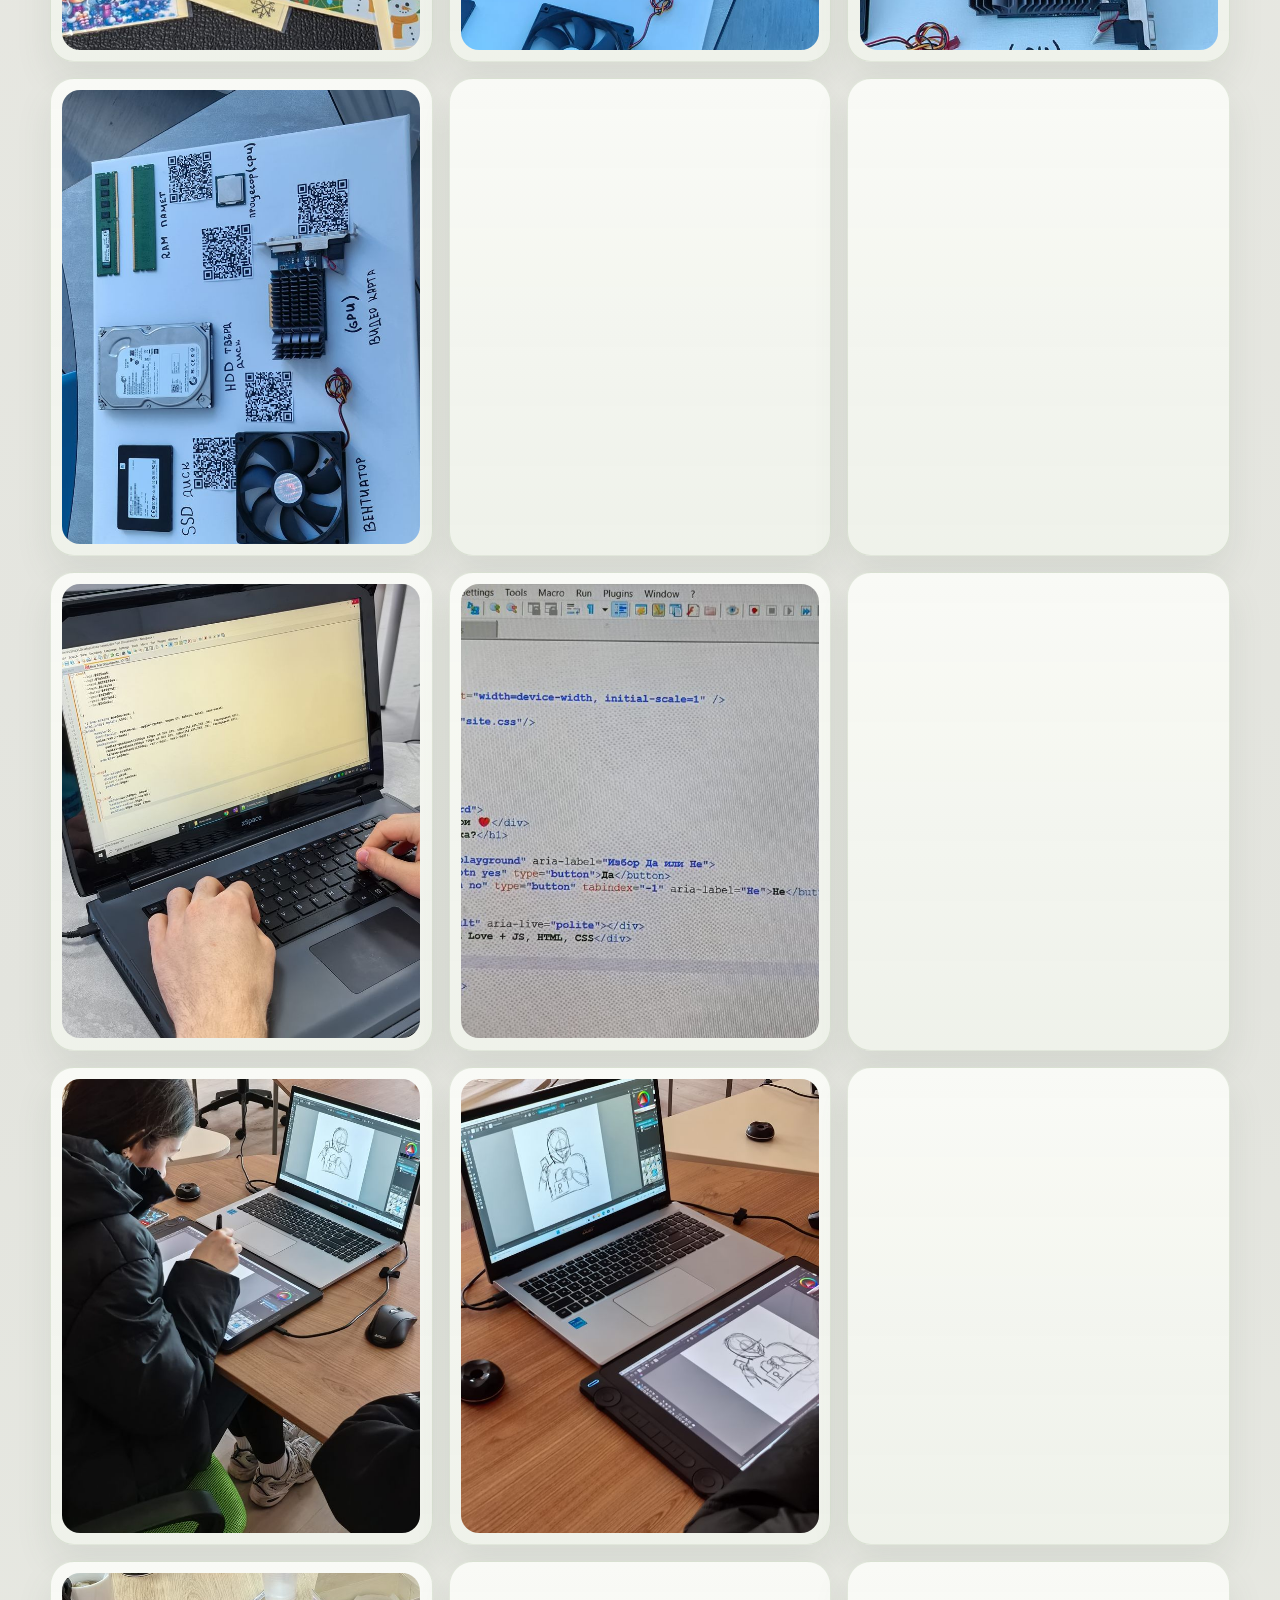
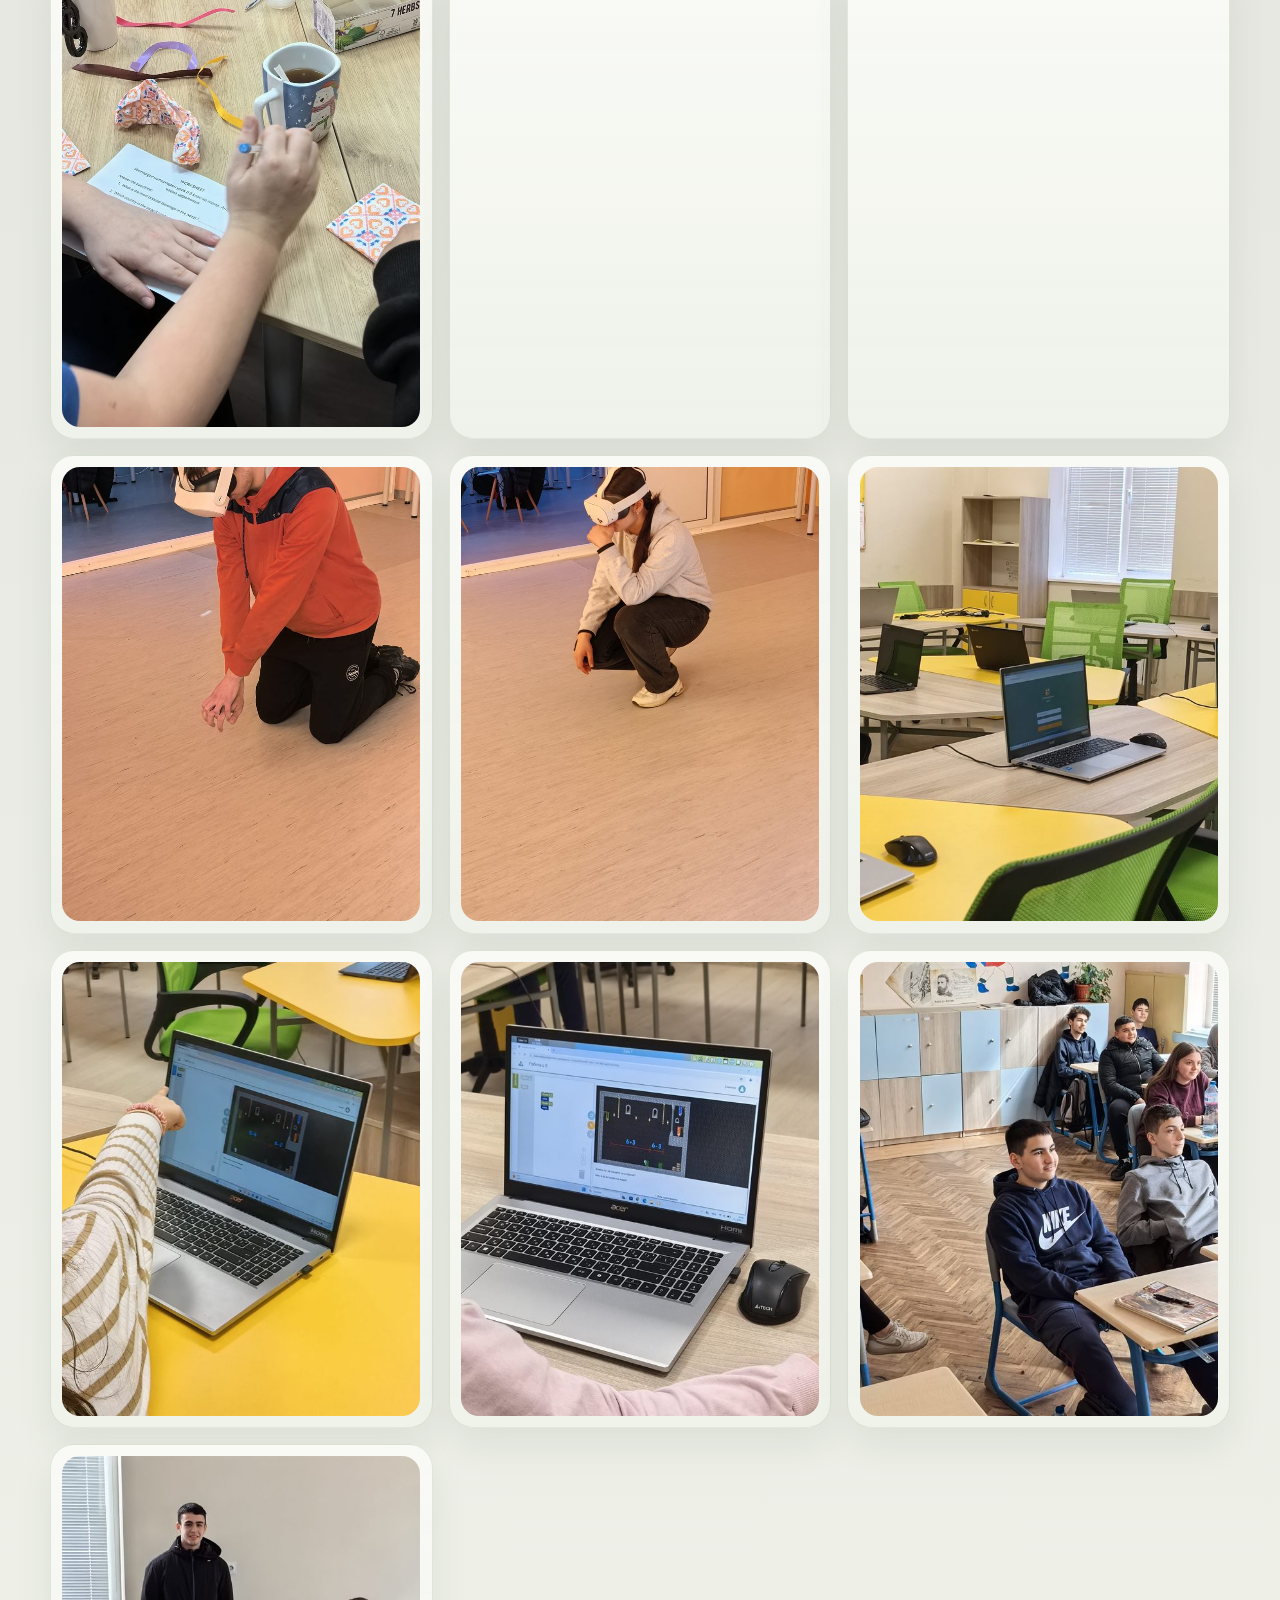
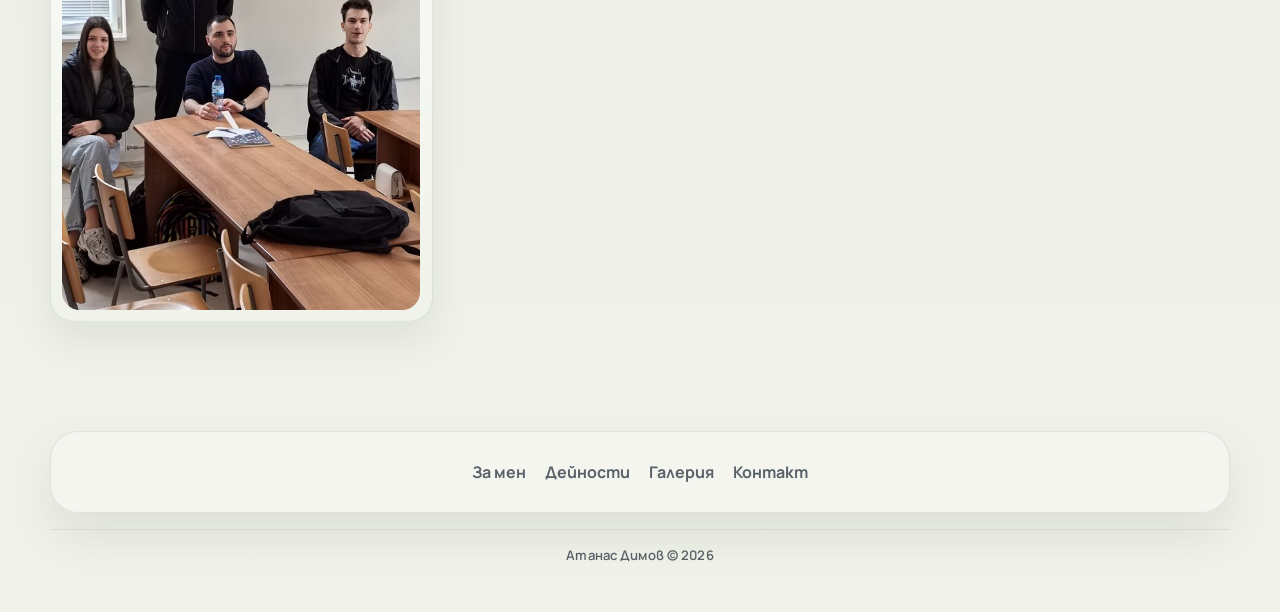
<file: practices.html>
﻿<!DOCTYPE html>
<html lang="bg">
  <head>
    <meta charset="UTF-8" />
    <meta http-equiv="refresh" content="0; url=gallery.html" />
    <meta name="viewport" content="width=device-width, initial-scale=1.0" />
    <title>Пренасочване към Галерия</title>
    <link rel="icon" type="image/svg+xml" href="assets/favicon.svg" />
    <link rel="icon" type="image/png" sizes="32x32" href="assets/favicon-32.png" />
    <link rel="icon" type="image/png" sizes="16x16" href="assets/favicon-16.png" />
    <link rel="icon" type="image/png" sizes="48x48" href="assets/favicon-48.png" />
    <link rel="apple-touch-icon" href="assets/favicon.png" />
    <script>
      window.location.replace("gallery.html");
    </script>
  </head>
  <body>
    <p>Пренасочване към <a href="gallery.html">Галерия</a>...</p>
  </body>
</html>
</file>
<file: assets/styles.css>
﻿:root {
  --bg: #e8e8e3;
  --bg-soft: #f2f3ed;
  --surface: rgba(245, 246, 241, 0.9);
  --surface-strong: #f8f9f4;
  --ink: #2e3337;
  --ink-muted: #596268;
  --accent: #7bb84f;
  --accent-strong: #6ba144;
  --accent-deep: #51753a;
  --accent-soft: #d9ebc5;
  --accent-line: #59d6dc;
  --border: rgba(46, 51, 55, 0.1);
  --shadow: 0 24px 48px rgba(83, 95, 76, 0.12);
  --radius-xl: 28px;
  --radius-lg: 20px;
  --radius-md: 14px;
  --max-width: 1180px;
}

*,
*::before,
*::after {
  box-sizing: border-box;
}

html {
  scroll-behavior: smooth;
}

body {
  margin: 0;
  font-family: "Manrope", "Segoe UI", sans-serif;
  color: var(--ink);
  background:
    radial-gradient(circle at top left, rgba(123, 184, 79, 0.18), transparent 24%),
    radial-gradient(circle at top right, rgba(89, 214, 220, 0.09), transparent 26%),
    linear-gradient(180deg, #ecece6 0%, #e3e4de 48%, #f1f3eb 100%);
  min-height: 100vh;
}

body::before {
  content: "";
  position: fixed;
  inset: 0;
  pointer-events: none;
  background-image:
    linear-gradient(rgba(89, 214, 220, 0.14) 1px, transparent 1px),
    linear-gradient(90deg, rgba(89, 214, 220, 0.14) 1px, transparent 1px);
  background-size: 88px 88px;
  mask-image: linear-gradient(180deg, rgba(0, 0, 0, 0.22), transparent 72%);
  opacity: 0.22;
}

body::after {
  content: "";
  position: fixed;
  inset: 10px;
  pointer-events: none;
  border: 1px solid rgba(89, 214, 220, 0.18);
}

img {
  display: block;
  max-width: 100%;
}

a {
  color: inherit;
  text-decoration: none;
}

p {
  margin: 0;
  line-height: 1.75;
  color: var(--ink-muted);
}

h1,
h2,
h3,
h4 {
  margin: 0;
  font-family: "Cormorant Garamond", Georgia, serif;
  font-weight: 600;
  line-height: 1.05;
  letter-spacing: -0.03em;
}

h1 {
  font-size: clamp(3rem, 7vw, 6rem);
}

h2 {
  font-size: clamp(2.1rem, 4vw, 3.6rem);
}

h3 {
  font-size: clamp(1.45rem, 2vw, 2rem);
}

.site-shell {
  position: relative;
  z-index: 1;
}

.container {
  width: min(calc(100% - 2rem), var(--max-width));
  margin: 0 auto;
}

.section {
  padding: 4.8rem 0;
}

.eyebrow {
  display: inline-flex;
  align-items: center;
  gap: 0.6rem;
  margin-bottom: 1rem;
  color: var(--accent-deep);
  font-size: 0.88rem;
  font-weight: 700;
  letter-spacing: 0.16em;
  text-transform: uppercase;
}

.eyebrow::before {
  content: "";
  width: 2.2rem;
  height: 1px;
  background: currentColor;
}

.section-header {
  max-width: 780px;
  margin-bottom: 2.2rem;
}

.section-header p {
  margin-top: 1rem;
  font-size: 1.05rem;
}

.chip-row {
  display: flex;
  flex-wrap: wrap;
  gap: 0.75rem;
}

.chip {
  padding: 0.78rem 1rem;
  border-radius: 999px;
  background: rgba(248, 249, 244, 0.88);
  border: 1px solid rgba(123, 184, 79, 0.26);
  color: var(--ink);
  font-size: 0.95rem;
  font-weight: 600;
  box-shadow: 0 10px 22px rgba(87, 98, 78, 0.06);
}

.topbar {
  position: sticky;
  top: 0;
  z-index: 20;
  padding: 1.1rem 0;
  backdrop-filter: blur(18px);
  background: rgba(232, 232, 227, 0.8);
  border-bottom: 1px solid rgba(89, 214, 220, 0.14);
}

.topbar-inner {
  display: flex;
  align-items: center;
  justify-content: space-between;
  gap: 1rem;
}

.brand {
  display: flex;
  align-items: center;
  gap: 0.9rem;
  min-width: 0;
}

.brand-mark {
  width: 3rem;
  height: 3rem;
  padding: 2px;
  border-radius: 50%;
  background: linear-gradient(135deg, var(--accent) 0%, var(--accent-deep) 100%);
  box-shadow: 0 12px 28px rgba(86, 123, 61, 0.22);
  overflow: hidden;
}

.brand-mark-image {
  width: 100%;
  height: 100%;
  display: block;
  object-fit: cover;
  border-radius: 50%;
  border: 1px solid rgba(248, 249, 244, 0.92);
}

.brand-copy {
  min-width: 0;
}

.brand-title {
  font-size: 1rem;
  font-weight: 800;
  color: var(--ink);
}

.brand-subtitle {
  margin-top: 0.18rem;
  font-size: 0.88rem;
  color: var(--ink-muted);
}

.nav-toggle {
  display: none;
  border: 0;
  background: rgba(248, 249, 244, 0.92);
  color: var(--ink);
  width: 2.9rem;
  height: 2.9rem;
  border-radius: 50%;
  box-shadow: 0 10px 18px rgba(84, 97, 76, 0.08);
}

.nav-toggle span,
.nav-toggle span::before,
.nav-toggle span::after {
  display: block;
  position: relative;
  width: 1.1rem;
  height: 2px;
  margin: 0 auto;
  background: currentColor;
  transition: transform 0.25s ease, opacity 0.25s ease;
}

.nav-toggle span::before,
.nav-toggle span::after {
  content: "";
  position: absolute;
  left: 0;
}

.nav-toggle span::before {
  top: -0.35rem;
}

.nav-toggle span::after {
  top: 0.35rem;
}

.nav {
  display: flex;
  align-items: center;
  gap: 0.55rem;
}

.nav a {
  padding: 0.78rem 1rem;
  border-radius: 999px;
  color: var(--ink-muted);
  font-size: 0.95rem;
  font-weight: 700;
  transition: background 0.22s ease, color 0.22s ease, transform 0.22s ease;
}

.nav a:hover,
.nav a:focus-visible {
  background: rgba(123, 184, 79, 0.12);
  color: var(--ink);
  transform: translateY(-1px);
}

.nav a.is-active {
  background: linear-gradient(135deg, rgba(123, 184, 79, 0.18), rgba(89, 214, 220, 0.1));
  color: var(--ink);
}

.hero {
  padding: 4.4rem 0 2.8rem;
}

.hero-grid {
  display: grid;
  grid-template-columns: minmax(0, 1.2fr) minmax(320px, 0.9fr);
  gap: 2rem;
  align-items: stretch;
}

.hero-copy,
.hero-panel,
.card,
.feature-card,
.timeline-item,
.gallery-card,
.quote-panel,
.footer-panel {
  border: 1px solid var(--border);
  border-radius: var(--radius-xl);
  background: var(--surface);
  box-shadow: var(--shadow);
  backdrop-filter: blur(16px);
}

.hero-copy {
  position: relative;
  overflow: hidden;
  padding: 3rem;
}

.hero-copy::after {
  content: "";
  position: absolute;
  right: -6rem;
  bottom: -7rem;
  width: 16rem;
  height: 16rem;
  border-radius: 50%;
  background: radial-gradient(circle, rgba(123, 184, 79, 0.18), transparent 65%);
}

.hero-copy p {
  margin-top: 1.4rem;
  max-width: 48rem;
  font-size: 1.08rem;
}

.hero-actions {
  display: flex;
  flex-wrap: wrap;
  gap: 1rem;
  margin-top: 2rem;
}

.button {
  display: inline-flex;
  align-items: center;
  justify-content: center;
  gap: 0.6rem;
  min-height: 3.4rem;
  padding: 0 1.3rem;
  border-radius: 999px;
  border: 1px solid transparent;
  font-weight: 800;
  transition: transform 0.22s ease, box-shadow 0.22s ease, background 0.22s ease;
}

.button:hover,
.button:focus-visible {
  transform: translateY(-2px);
  box-shadow: 0 14px 26px rgba(82, 96, 74, 0.14);
}

.button-primary {
  color: #fff;
  background: linear-gradient(135deg, var(--accent-deep) 0%, var(--accent-strong) 54%, var(--accent) 100%);
}

.button-secondary {
  border-color: rgba(81, 117, 58, 0.24);
  background: rgba(248, 249, 244, 0.88);
  color: var(--ink);
}

.hero-panel {
  position: relative;
  overflow: hidden;
  padding: 2rem;
}

.hero-panel::before {
  content: "";
  position: absolute;
  inset: 0;
  background:
    radial-gradient(circle at top right, rgba(123, 184, 79, 0.18), transparent 32%),
    linear-gradient(145deg, rgba(89, 214, 220, 0.06), transparent 58%);
}

.hero-panel > * {
  position: relative;
}

.profile-panel {
  background: linear-gradient(180deg, rgba(243, 245, 237, 0.96), rgba(231, 234, 225, 0.94));
}

.portrait-showcase {
  display: grid;
  gap: 1rem;
  justify-items: start;
}

.portrait-shell {
  position: relative;
  width: min(100%, 18rem);
  aspect-ratio: 1;
  padding: 0.7rem;
  border-radius: 50%;
  background: radial-gradient(circle at 32% 28%, #b9e67b 0%, #99d15d 34%, #7fb64b 64%, #698d42 100%);
  border: 2px solid rgba(81, 117, 58, 0.5);
  box-shadow: 0 18px 36px rgba(80, 102, 58, 0.22);
  overflow: hidden;
}

.portrait-shell::after {
  content: "";
  position: absolute;
  inset: 0;
  background:
    radial-gradient(circle at top left, rgba(255, 255, 255, 0.36), transparent 28%),
    linear-gradient(132deg, transparent 16%, rgba(34, 42, 27, 0.08) 17%, transparent 18%),
    linear-gradient(144deg, transparent 65%, rgba(34, 42, 27, 0.12) 66%, transparent 67%);
  pointer-events: none;
}

.portrait-image,
.portrait-fallback {
  position: absolute;
  inset: 0.7rem;
  border-radius: 50%;
  border: 4px solid rgba(31, 42, 23, 0.62);
}

.portrait-image {
  z-index: 1;
  width: calc(100% - 1.4rem);
  height: calc(100% - 1.4rem);
  object-fit: cover;
  background: #a9d770;
}

.portrait-fallback {
  display: grid;
  place-items: center;
  gap: 0.2rem;
  background: radial-gradient(circle at 36% 25%, #bce87b 0%, #8ec653 48%, #6d9745 100%);
  color: #24321d;
  text-align: center;
}

.portrait-fallback span {
  font-family: "Cormorant Garamond", Georgia, serif;
  font-size: clamp(3.8rem, 9vw, 5.4rem);
  font-weight: 700;
  line-height: 1;
}

.portrait-fallback small {
  font-size: 0.82rem;
  font-weight: 800;
  letter-spacing: 0.2em;
  text-transform: uppercase;
}

.portrait-shell.is-fallback .portrait-image {
  display: none;
}

.portrait-shell:not(.is-fallback) .portrait-fallback {
  display: none;
}

.portrait-caption {
  display: grid;
  gap: 0.15rem;
}

.portrait-caption strong {
  font-size: 1.2rem;
  color: var(--ink);
}

.portrait-caption span {
  font-size: 0.95rem;
  color: var(--ink-muted);
}

.profile-divider {
  width: 100%;
  height: 0.7rem;
  margin: 1.35rem 0 1rem;
  border-radius: 999px;
  background: linear-gradient(90deg, var(--accent) 0 34%, transparent 34% 40%, rgba(89, 214, 220, 0.74) 40% 100%);
}

.metrics {
  display: grid;
  grid-template-columns: repeat(2, minmax(0, 1fr));
  gap: 1rem;
  margin-top: 1.6rem;
}

.metric {
  padding: 1.2rem;
  border-radius: var(--radius-lg);
  background: rgba(249, 250, 245, 0.88);
  border: 1px solid rgba(123, 184, 79, 0.18);
}

.metric strong {
  display: block;
  font-size: 1.8rem;
  font-family: "Cormorant Garamond", Georgia, serif;
  color: var(--ink);
}

.metric span {
  font-size: 0.92rem;
  color: var(--ink-muted);
}

.accent-card {
  margin-top: 1rem;
  padding: 1.25rem;
  border-radius: var(--radius-lg);
  background: linear-gradient(135deg, rgba(123, 184, 79, 0.16), rgba(89, 214, 220, 0.08));
}

.grid {
  display: grid;
  gap: 1.35rem;
}

.grid-3 {
  grid-template-columns: repeat(3, minmax(0, 1fr));
}

.grid-2 {
  grid-template-columns: repeat(2, minmax(0, 1fr));
}

.card,
.feature-card,
.gallery-card,
.quote-panel,
.footer-panel,
.timeline-item {
  padding: 1.8rem;
}

.card h3,
.feature-card h3,
.gallery-card h3,
.timeline-item h3 {
  margin-bottom: 0.8rem;
}

.card p + p,
.feature-card p + p,
.timeline-item p + p {
  margin-top: 0.8rem;
}

.card-tag {
  display: inline-flex;
  align-items: center;
  margin-bottom: 1rem;
  padding: 0.45rem 0.8rem;
  border-radius: 999px;
  background: rgba(123, 184, 79, 0.14);
  color: var(--accent-deep);
  font-size: 0.78rem;
  font-weight: 800;
  letter-spacing: 0.08em;
  text-transform: uppercase;
}

.split-layout {
  display: grid;
  grid-template-columns: minmax(0, 1fr) minmax(280px, 360px);
  gap: 1.4rem;
  align-items: start;
}

.aside-panel {
  padding: 1.8rem;
  border-radius: var(--radius-xl);
  background: linear-gradient(180deg, rgba(248, 249, 244, 0.92), rgba(232, 235, 227, 0.9));
  border: 1px solid var(--border);
  box-shadow: 0 16px 36px rgba(82, 97, 74, 0.1);
}

.aside-panel h3 {
  margin-bottom: 0.9rem;
}

.stat-list {
  display: grid;
  gap: 1rem;
  margin-top: 1.2rem;
}

.stat-row {
  display: flex;
  justify-content: space-between;
  gap: 1rem;
  padding-bottom: 0.9rem;
  border-bottom: 1px solid rgba(46, 51, 55, 0.08);
}

.stat-row:last-child {
  padding-bottom: 0;
  border-bottom: 0;
}

.stat-row strong {
  color: var(--ink);
}

.timeline {
  display: grid;
  gap: 1rem;
}

.timeline-item {
  position: relative;
  padding-left: 4.3rem;
}

.timeline-item::before {
  content: attr(data-year);
  position: absolute;
  left: 1.2rem;
  top: 1.8rem;
  font-size: 0.92rem;
  font-weight: 800;
  color: var(--accent-deep);
}

.timeline-item::after {
  content: "";
  position: absolute;
  left: 1.85rem;
  top: 3.5rem;
  bottom: 1.8rem;
  width: 1px;
  background: linear-gradient(180deg, rgba(123, 184, 79, 0.45), rgba(123, 184, 79, 0));
}

.timeline-item:last-child::after {
  display: none;
}

.feature-card {
  min-height: 100%;
  background: linear-gradient(180deg, rgba(249, 250, 245, 0.94), rgba(236, 238, 230, 0.88));
}

.feature-icon {
  display: inline-grid;
  place-items: center;
  width: 3rem;
  height: 3rem;
  margin-bottom: 1rem;
  border-radius: 16px;
  background: linear-gradient(135deg, rgba(123, 184, 79, 0.18), rgba(89, 214, 220, 0.12));
  color: var(--accent-deep);
  font-size: 1.1rem;
}

.check-list {
  display: grid;
  gap: 0.8rem;
  margin-top: 1.2rem;
}

.check-item {
  display: flex;
  align-items: flex-start;
  gap: 0.8rem;
}

.check-item::before {
  content: "◆";
  color: var(--accent);
  font-size: 0.95rem;
  line-height: 1.5;
}

.quote-panel {
  display: grid;
  gap: 1rem;
  background: linear-gradient(160deg, rgba(123, 184, 79, 0.1), rgba(248, 249, 244, 0.92));
}

.quote-text {
  font-family: "Cormorant Garamond", Georgia, serif;
  font-size: clamp(1.8rem, 3vw, 2.7rem);
  line-height: 1.12;
  color: var(--ink);
}

.masonry {
  columns: 3 260px;
  column-gap: 1.2rem;
}

.gallery-card {
  display: inline-block;
  width: 100%;
  margin: 0 0 1.2rem;
  break-inside: avoid;
  overflow: hidden;
}

.gallery-visual {
  height: 12rem;
  margin: -1.8rem -1.8rem 1.3rem;
  background:
    radial-gradient(circle at top left, rgba(255, 255, 255, 0.42), transparent 30%),
    linear-gradient(135deg, rgba(123, 184, 79, 0.88), rgba(89, 214, 220, 0.4), rgba(81, 117, 58, 0.82));
}

.gallery-card:nth-child(2n) .gallery-visual {
  height: 15rem;
  background:
    radial-gradient(circle at top right, rgba(255, 255, 255, 0.46), transparent 34%),
    linear-gradient(135deg, rgba(89, 214, 220, 0.34), rgba(123, 184, 79, 0.82), rgba(81, 117, 58, 0.82));
}

.gallery-card:nth-child(3n) .gallery-visual {
  height: 13.6rem;
}

.gallery-meta {
  display: flex;
  justify-content: space-between;
  gap: 1rem;
  margin-top: 1rem;
  padding-top: 1rem;
  border-top: 1px solid rgba(46, 51, 55, 0.08);
  font-size: 0.9rem;
  color: var(--ink-muted);
}

.cta-band {
  padding: 2rem;
  border-radius: var(--radius-xl);
  background: linear-gradient(135deg, var(--accent-deep), var(--accent-strong));
  color: #fff;
  box-shadow: 0 20px 36px rgba(81, 103, 60, 0.2);
}

.cta-band p {
  color: rgba(255, 255, 255, 0.88);
}

.cta-band .button-secondary {
  background: rgba(255, 255, 255, 0.14);
  border-color: rgba(255, 255, 255, 0.28);
  color: #fff;
}

.site-footer {
  padding: 2rem 0 3rem;
}

.footer-panel {
  display: grid;
  grid-template-columns: minmax(0, 1fr) auto;
  gap: 1rem;
  align-items: center;
}

.footer-links {
  display: flex;
  flex-wrap: wrap;
  gap: 0.8rem 1.2rem;
  justify-content: flex-end;
}

.footer-links a {
  color: var(--ink-muted);
  font-weight: 700;
}

.reveal {
  opacity: 1;
  transform: translateY(0);
}

html.js.app-ready .reveal {
  opacity: 0;
  transform: translateY(24px);
  transition: opacity 0.7s ease, transform 0.7s ease;
}

html.js.app-ready .reveal.is-visible {
  opacity: 1;
  transform: translateY(0);
}

@media (max-width: 980px) {
  .hero-grid,
  .split-layout,
  .grid-3,
  .grid-2,
  .footer-panel {
    grid-template-columns: 1fr;
  }

  .hero-copy,
  .hero-panel,
  .card,
  .feature-card,
  .timeline-item,
  .gallery-card,
  .quote-panel,
  .footer-panel,
  .aside-panel {
    border-radius: 24px;
  }

  .nav-toggle {
    display: inline-grid;
    place-items: center;
    flex-shrink: 0;
  }

  .nav {
    position: absolute;
    top: calc(100% + 0.8rem);
    left: 1rem;
    right: 1rem;
    display: grid;
    gap: 0.45rem;
    padding: 0.7rem;
    border: 1px solid rgba(46, 51, 55, 0.08);
    border-radius: 24px;
    background: rgba(245, 246, 241, 0.96);
    box-shadow: 0 20px 36px rgba(82, 97, 74, 0.12);
    opacity: 0;
    pointer-events: none;
    transform: translateY(-8px);
    transition: opacity 0.22s ease, transform 0.22s ease;
  }

  .nav.is-open {
    opacity: 1;
    pointer-events: auto;
    transform: translateY(0);
  }

  .nav a {
    width: 100%;
  }

  .nav-toggle[aria-expanded="true"] span {
    transform: rotate(45deg);
  }

  .nav-toggle[aria-expanded="true"] span::before {
    transform: rotate(90deg) translateX(0.35rem);
  }

  .nav-toggle[aria-expanded="true"] span::after {
    opacity: 0;
  }

  .footer-links {
    justify-content: flex-start;
  }

  .portrait-showcase {
    justify-items: center;
  }

  .portrait-caption {
    text-align: center;
  }
}

@media (max-width: 640px) {
  .section {
    padding: 4rem 0;
  }

  .hero {
    padding-top: 3rem;
  }

  .hero-copy,
  .hero-panel,
  .card,
  .feature-card,
  .timeline-item,
  .gallery-card,
  .quote-panel,
  .aside-panel,
  .footer-panel,
  .cta-band {
    padding: 1.35rem;
  }

  .hero-copy {
    padding-top: 2rem;
  }

  .metrics {
    grid-template-columns: 1fr;
  }

  .timeline-item {
    padding-left: 1.35rem;
  }

  .timeline-item::before,
  .timeline-item::after {
    display: none;
  }

  .gallery-visual {
    margin: -1.35rem -1.35rem 1rem;
  }

  .portrait-shell {
    width: min(100%, 15rem);
  }

  body::after {
    inset: 6px;
  }
}

.simple-title {
  max-width: 820px;
  margin: 0 auto 2rem;
  text-align: center;
}

.simple-title h1 {
  font-size: clamp(3rem, 6vw, 5.4rem);
}

.profile-card {
  max-width: 920px;
  margin: 0 auto;
  padding: 2.2rem;
  background: linear-gradient(180deg, rgba(243, 245, 237, 0.96), rgba(232, 235, 227, 0.92));
}

.profile-card .portrait-showcase {
  justify-items: center;
  text-align: center;
}

.profile-card .portrait-shell {
  width: min(100%, 14rem);
}

.profile-details {
  display: grid;
  grid-template-columns: repeat(2, minmax(0, 1fr));
  gap: 1rem;
  margin-top: 1.6rem;
}

.detail-pill {
  padding: 1rem 1.1rem;
  border-radius: var(--radius-lg);
  background: rgba(248, 249, 244, 0.9);
  border: 1px solid rgba(123, 184, 79, 0.18);
}

.detail-pill span {
  display: block;
  margin-bottom: 0.35rem;
  font-size: 0.78rem;
  font-weight: 800;
  letter-spacing: 0.08em;
  text-transform: uppercase;
  color: var(--accent-deep);
}

.detail-pill strong {
  display: block;
  color: var(--ink);
  line-height: 1.5;
}

.detail-pill-wide {
  grid-column: 1 / -1;
}

.story-card {
  max-width: 920px;
  margin: 1.5rem auto 0;
}

.story-card h2 {
  margin-bottom: 1rem;
}

.story-card p + p {
  margin-top: 1rem;
}

@media (max-width: 640px) {
  .profile-details {
    grid-template-columns: 1fr;
  }

  .profile-card {
    padding: 1.35rem;
  }
}


.year-divider {
  display: flex;
  align-items: center;
  justify-content: center;
  gap: 1rem;
  margin: 2.2rem 0 1.6rem;
  color: var(--accent-deep);
}

.year-divider::before,
.year-divider::after {
  content: "";
  width: min(9rem, 18vw);
  height: 1px;
  background: linear-gradient(90deg, transparent, rgba(81, 117, 58, 0.55), transparent);
}

.year-divider span {
  font-size: 1.05rem;
  font-weight: 800;
  letter-spacing: 0.12em;
  text-transform: uppercase;
}

.activity-feature-card {
  grid-column: span 2;
}

.activity-gallery {
  display: grid;
  grid-template-columns: 1.4fr 1fr 1fr;
  gap: 0.75rem;
  margin-top: 1.4rem;
}

.activity-shot {
  position: relative;
  overflow: hidden;
  min-height: 9rem;
  display: grid;
  place-items: center;
  border-radius: 18px;
  background: rgba(123, 184, 79, 0.08);
  border: 1px solid rgba(81, 117, 58, 0.14);
}

.activity-shot img {
  width: 100%;
  height: 100%;
  object-fit: contain;
  background: rgba(236, 238, 230, 0.92);
  transition: transform 0.35s ease, filter 0.35s ease;
}

.activity-shot:hover img {
  transform: scale(1.01);
  filter: saturate(1.04);
}

.activity-shot-main {
  grid-row: span 2;
  min-height: 18.5rem;
}

.activity-shot-tall {
  grid-row: span 2;
  min-height: 18.5rem;
}

.activity-note {
  margin-top: 1rem;
  font-size: 0.95rem;
  color: var(--ink-muted);
}

@media (max-width: 980px) {
  .activity-feature-card {
    grid-column: span 1;
  }
}

@media (max-width: 640px) {
  .activity-gallery {
    grid-template-columns: 1fr 1fr;
  }

  .activity-shot-main,
  .activity-shot-tall {
    grid-column: span 2;
    grid-row: span 1;
    min-height: 12rem;
  }
}



.activity-feature-card {
  grid-column: 1 / -1;
}

.activity-feature-layout {
  display: grid;
  grid-template-columns: minmax(0, 1.05fr) minmax(320px, 0.95fr);
  gap: 1.35rem;
  align-items: start;
  margin-top: 0.45rem;
}

.activity-copy h3 {
  margin-bottom: 0.9rem;
}

.activity-copy p + p {
  margin-top: 0.9rem;
}

.activity-media {
  display: grid;
  gap: 0.8rem;
}

.activity-photo-frame {
  margin: 0;
  padding: 0.7rem;
  aspect-ratio: 16 / 9;
  border-radius: 22px;
  overflow: hidden;
  border: 1px solid rgba(81, 117, 58, 0.16);
  background:
    linear-gradient(180deg, rgba(249, 250, 246, 0.98), rgba(239, 242, 234, 0.95));
  box-shadow: 0 18px 36px rgba(82, 97, 74, 0.12);
}

.activity-photo-frame img {
  display: block;
  width: 100%;
  height: 100%;
  object-fit: cover;
  border-radius: 16px;
}

.activity-copy .activity-note {
  margin-top: 1.1rem;
  padding-top: 1rem;
  border-top: 1px solid rgba(81, 117, 58, 0.14);
}

@media (max-width: 980px) {
  .activity-feature-layout {
    grid-template-columns: 1fr;
  }
}

@media (max-width: 640px) {
  .activity-thumb-grid {
    grid-template-columns: 1fr 1fr;
  }
}






.contact-layout {
  display: grid;
  grid-template-columns: minmax(0, 0.9fr) minmax(0, 1.1fr);
  gap: 1.4rem;
  align-items: start;
}

.contact-panel,
.contact-form-card {
  min-height: 100%;
}

.contact-panel h2 {
  margin-top: 0.45rem;
  margin-bottom: 1rem;
}

.contact-facts {
  display: grid;
  gap: 0.85rem;
  margin-top: 1.15rem;
}

.contact-fact {
  padding: 0.95rem 1rem;
  border-radius: 18px;
  border: 1px solid rgba(81, 117, 58, 0.14);
  background: rgba(248, 249, 244, 0.92);
}

.contact-fact span {
  display: block;
  margin-bottom: 0.35rem;
  font-size: 0.82rem;
  letter-spacing: 0.08em;
  text-transform: uppercase;
  color: var(--muted);
}

.contact-fact strong,
.contact-fact a {
  color: var(--text);
  text-decoration: none;
}

.contact-note,
.contact-helper {
  margin-top: 1rem;
  padding-top: 1rem;
  border-top: 1px solid rgba(81, 117, 58, 0.14);
}

.contact-form {
  display: grid;
  gap: 1rem;
}

.form-field {
  display: grid;
  gap: 0.45rem;
}

.form-field span {
  font-weight: 700;
  color: var(--text);
}

.form-field input,
.form-field textarea {
  width: 100%;
  padding: 0.95rem 1rem;
  border-radius: 16px;
  border: 1px solid rgba(81, 117, 58, 0.18);
  background: rgba(250, 251, 247, 0.98);
  color: var(--text);
  font: inherit;
  transition: border-color 180ms ease, box-shadow 180ms ease, background-color 180ms ease;
}

.form-field textarea {
  resize: vertical;
  min-height: 11rem;
}

.form-field input:focus,
.form-field textarea:focus {
  outline: none;
  border-color: rgba(108, 157, 74, 0.52);
  box-shadow: 0 0 0 4px rgba(141, 201, 101, 0.14);
  background: #ffffff;
}

.contact-submit {
  justify-self: center;
}

.contact-hidden-field {
  position: absolute;
  left: -9999px;
  width: 1px;
  height: 1px;
  opacity: 0;
  pointer-events: none;
}

@media (max-width: 980px) {
  .contact-layout {
    grid-template-columns: 1fr;
  }
}

[data-contact-helper],
[data-contact-note] {
  line-height: 1.7;
}


.gallery-archive {
  display: grid;
  gap: 1.25rem;
}

.gallery-year {
  display: grid;
  gap: 1rem;
}

.gallery-year-button {
  width: 100%;
  display: grid;
  grid-template-columns: 1fr auto auto;
  align-items: center;
  gap: 0.9rem;
  padding: 0;
  border: 0;
  background: transparent;
  cursor: pointer;
}

.gallery-year-line {
  display: block;
  height: 1px;
  background: linear-gradient(90deg, rgba(108, 157, 74, 0.2), rgba(108, 157, 74, 0.58));
}

.gallery-year-label {
  font-size: 0.98rem;
  font-weight: 700;
  letter-spacing: 0.12em;
  text-transform: uppercase;
  color: var(--text);
  white-space: nowrap;
}

.gallery-year-arrow {
  width: 0.75rem;
  height: 0.75rem;
  border-right: 2px solid rgba(61, 84, 45, 0.82);
  border-bottom: 2px solid rgba(61, 84, 45, 0.82);
  transform: rotate(45deg);
  transition: transform 180ms ease;
}

.gallery-year-button[aria-expanded="false"] .gallery-year-arrow {
  transform: rotate(-45deg);
}

.gallery-year-panel[hidden] {
  display: none;
}

.gallery-photo-grid {
  display: grid;
  grid-template-columns: repeat(3, minmax(0, 1fr));
  gap: 1rem;
}

.gallery-photo-box {
  aspect-ratio: 4 / 5;
  margin: 0;
  padding: 0.7rem;
  border-radius: 24px;
  border: 1px solid rgba(81, 117, 58, 0.14);
  background:
    linear-gradient(180deg, rgba(249, 250, 246, 0.98), rgba(239, 242, 234, 0.95));
  box-shadow: 0 18px 36px rgba(82, 97, 74, 0.1);
  overflow: hidden;
}

.gallery-photo-box img {
  display: block;
  width: 100%;
  height: 100%;
  object-fit: cover;
  border-radius: 18px;
}

@media (max-width: 980px) {
  .gallery-photo-grid {
    grid-template-columns: 1fr 1fr;
  }
}

@media (max-width: 640px) {
  .gallery-year-button {
    grid-template-columns: 1fr auto;
  }

  .gallery-year-line {
    grid-column: 1 / -1;
    order: 2;
  }

  .gallery-year-label {
    order: 0;
  }

  .gallery-year-arrow {
    order: 1;
    justify-self: end;
  }

  .gallery-photo-grid {
    grid-template-columns: 1fr;
  }
}

.about-campus-card {
  position: relative;
  max-width: 920px;
  margin: 1.5rem auto 0;
  border-radius: 28px;
  overflow: hidden;
  border: 1px solid rgba(81, 117, 58, 0.14);
  box-shadow: 0 20px 44px rgba(73, 88, 63, 0.14);
  background: #e8ece0;
}

.about-campus-card img {
  display: block;
  width: 100%;
  aspect-ratio: 16 / 9;
  object-fit: cover;
}

.about-campus-card figcaption {
  position: absolute;
  inset: auto 0 0 0;
  display: grid;
  gap: 0.3rem;
  padding: 1.2rem 1.35rem 1.3rem;
  color: #f7f8f3;
  background: linear-gradient(180deg, rgba(20, 26, 17, 0), rgba(20, 26, 17, 0.78));
}

.about-campus-card figcaption strong {
  font-size: clamp(1rem, 1.8vw, 1.2rem);
  line-height: 1.35;
}

.about-campus-label {
  display: inline-flex;
  width: fit-content;
  padding: 0.35rem 0.7rem;
  border-radius: 999px;
  background: rgba(255, 255, 255, 0.16);
  border: 1px solid rgba(255, 255, 255, 0.22);
  font-size: 0.72rem;
  font-weight: 800;
  letter-spacing: 0.08em;
  text-transform: uppercase;
}

@media (max-width: 640px) {
  .about-campus-card {
    border-radius: 22px;
  }

  .about-campus-card figcaption {
    padding: 1rem 1rem 1.05rem;
  }
}


html.js body.is-loading {
  overflow: hidden;
}

.site-loader {
  position: fixed;
  inset: 0;
  z-index: 9999;
  display: none;
  place-items: center;
  padding: 2rem;
  background:
    radial-gradient(circle at 50% 38%, rgba(220, 175, 119, 0.26), transparent 20%),
    radial-gradient(circle at 50% 50%, rgba(44, 27, 20, 0.16), transparent 52%),
    linear-gradient(180deg, rgba(234, 233, 226, 0.98), rgba(216, 211, 201, 0.98));
  opacity: 1;
  visibility: visible;
  transition: opacity 0.65s ease, visibility 0.65s ease;
}

html.js.app-ready .site-loader {
  display: grid;
}

.site-loader::before,
.site-loader::after {
  content: "";
  position: absolute;
  inset: 0;
  pointer-events: none;
}

.site-loader::before {
  background:
    linear-gradient(rgba(255, 255, 255, 0.16) 1px, transparent 1px),
    linear-gradient(90deg, rgba(255, 255, 255, 0.16) 1px, transparent 1px);
  background-size: 72px 72px;
  mask-image: radial-gradient(circle at center, black 28%, transparent 80%);
  opacity: 0.35;
}

.site-loader::after {
  background: radial-gradient(circle, rgba(255, 255, 255, 0.2), transparent 62%);
  animation: loaderPulseBackdrop 2.6s ease-in-out infinite;
}

.site-loader.is-hidden {
  opacity: 0;
  visibility: hidden;
  pointer-events: none;
}

.site-loader__stage {
  position: relative;
  display: grid;
  justify-items: center;
  gap: 1.2rem;
  text-align: center;
}

.site-loader__glow {
  position: absolute;
  left: 50%;
  bottom: 2.6rem;
  width: min(72vw, 34rem);
  height: min(72vw, 34rem);
  border-radius: 50%;
  transform: translateX(-50%);
  background: radial-gradient(circle, rgba(219, 167, 102, 0.42), rgba(160, 93, 49, 0.16) 42%, transparent 72%);
  filter: blur(16px);
  animation: loaderGlowDrift 3s ease-in-out infinite;
}

.site-loader__coin {
  position: relative;
  width: clamp(13rem, 28vw, 19rem);
  aspect-ratio: 1;
  border-radius: 50%;
  background:
    radial-gradient(circle at 36% 30%, rgba(255, 237, 214, 0.8), transparent 18%),
    radial-gradient(circle at 50% 48%, #986140 0%, #7a4b30 54%, #4f2d1d 82%, #2d160f 100%);
  box-shadow:
    inset 0 0 0 2px rgba(255, 232, 203, 0.22),
    inset 0 0 0 14px rgba(60, 29, 17, 0.34),
    inset 0 -18px 30px rgba(27, 11, 5, 0.36),
    0 22px 60px rgba(62, 33, 18, 0.28);
  animation: loaderCoinFloat 2.8s ease-in-out infinite;
  overflow: hidden;
}

.site-loader__coin::before,
.site-loader__coin::after {
  content: "";
  position: absolute;
  border-radius: 50%;
}

.site-loader__coin::before {
  inset: 0.8rem;
  border: 1px solid rgba(255, 225, 184, 0.26);
  box-shadow: inset 0 0 0 1px rgba(65, 33, 20, 0.28);
}

.site-loader__coin::after {
  inset: -18% 24%;
  background: linear-gradient(90deg, transparent, rgba(255, 249, 236, 0.36), transparent);
  transform: rotate(18deg);
  animation: loaderSheen 2.4s linear infinite;
}

.site-loader__name {
  position: absolute;
  left: 50%;
  transform: translateX(-50%);
  width: 84%;
  font-family: "Cormorant Garamond", Georgia, serif;
  font-size: clamp(1.2rem, 2vw, 1.8rem);
  font-weight: 700;
  letter-spacing: 0.16em;
  text-transform: uppercase;
  color: #f3dfc6;
  text-shadow: 0 1px 0 rgba(66, 29, 16, 0.8);
}

.site-loader__name--top {
  top: 1rem;
}

.site-loader__name--bottom {
  bottom: 1rem;
}

.site-loader__profile {
  position: absolute;
  inset: 23% 18% 23%;
  border-radius: 50%;
  background:
    radial-gradient(circle at 50% 30%, rgba(255, 222, 188, 0.18), transparent 18%),
    radial-gradient(circle at 50% 45%, rgba(39, 15, 7, 0.12), transparent 62%);
}

.site-loader__profile-head,
.site-loader__profile-shoulders {
  position: absolute;
  left: 50%;
  display: block;
  transform: translateX(-50%);
  background: linear-gradient(180deg, rgba(255, 225, 192, 0.28), rgba(73, 33, 19, 0.82));
  box-shadow: inset 0 1px 1px rgba(255, 233, 206, 0.24);
}

.site-loader__profile-head {
  top: 11%;
  width: 28%;
  height: 28%;
  border-radius: 46% 46% 40% 40%;
}

.site-loader__profile-shoulders {
  bottom: 8%;
  width: 72%;
  height: 42%;
  border-radius: 48% 48% 26% 26%;
  clip-path: polygon(12% 100%, 24% 30%, 40% 0, 60% 0, 76% 30%, 88% 100%);
}

.site-loader__copy {
  display: grid;
  gap: 0.3rem;
}

.site-loader__copy strong {
  font-size: clamp(1.15rem, 2vw, 1.45rem);
  font-weight: 800;
  letter-spacing: 0.08em;
  text-transform: uppercase;
  color: #4a3023;
}

.site-loader__copy span {
  font-size: 0.92rem;
  letter-spacing: 0.22em;
  text-transform: uppercase;
  color: rgba(74, 48, 35, 0.72);
}

@keyframes loaderCoinFloat {
  0%,
  100% {
    transform: translateY(0) scale(1);
  }

  50% {
    transform: translateY(-10px) scale(1.012);
  }
}

@keyframes loaderGlowDrift {
  0%,
  100% {
    transform: translateX(-50%) scale(0.94);
    opacity: 0.72;
  }

  50% {
    transform: translateX(-50%) scale(1.06);
    opacity: 1;
  }
}

@keyframes loaderPulseBackdrop {
  0%,
  100% {
    opacity: 0.38;
  }

  50% {
    opacity: 0.72;
  }
}

@keyframes loaderSheen {
  from {
    transform: translateX(-180%) rotate(18deg);
  }

  to {
    transform: translateX(180%) rotate(18deg);
  }
}

@media (prefers-reduced-motion: reduce) {
  .site-loader,
  .site-loader::after,
  .site-loader__glow,
  .site-loader__coin,
  .site-loader__coin::after {
    animation: none !important;
    transition: none !important;
  }
}

@media (max-width: 640px) {
  .site-loader {
    padding: 1.2rem;
  }

  .site-loader__copy span {
    letter-spacing: 0.14em;
  }
}

.site-loader__art {
  position: relative;
  width: min(84vw, 34rem);
  margin: 0;
  filter: drop-shadow(0 20px 38px rgba(60, 34, 20, 0.24));
  animation: loaderArtworkFloat 2.8s ease-in-out infinite;
}

.site-loader__art::after {
  content: "";
  position: absolute;
  inset: auto 8% -1.25rem;
  height: 1.6rem;
  border-radius: 50%;
  background: radial-gradient(circle, rgba(53, 30, 18, 0.34), transparent 72%);
  filter: blur(10px);
  z-index: -1;
}

.site-loader__image {
  width: 100%;
  height: auto;
  object-fit: contain;
  user-select: none;
  -webkit-user-drag: none;
}

@keyframes loaderArtworkFloat {
  0%,
  100% {
    transform: translateY(0) scale(1);
  }

  50% {
    transform: translateY(-10px) scale(1.01);
  }
}

@media (prefers-reduced-motion: reduce) {
  .site-loader__art {
    animation: none !important;
  }
}

.footer-panel--compact {
  grid-template-columns: 1fr;
}

.footer-links-centered {
  justify-content: center;
}

.footer-legal {
  margin-top: 1rem;
  padding-top: 1rem;
  border-top: 1px solid rgba(46, 51, 55, 0.08);
  text-align: center;
  font-size: 0.82rem;
  font-weight: 600;
  letter-spacing: 0.01em;
  color: var(--ink-muted);
}
</file>
